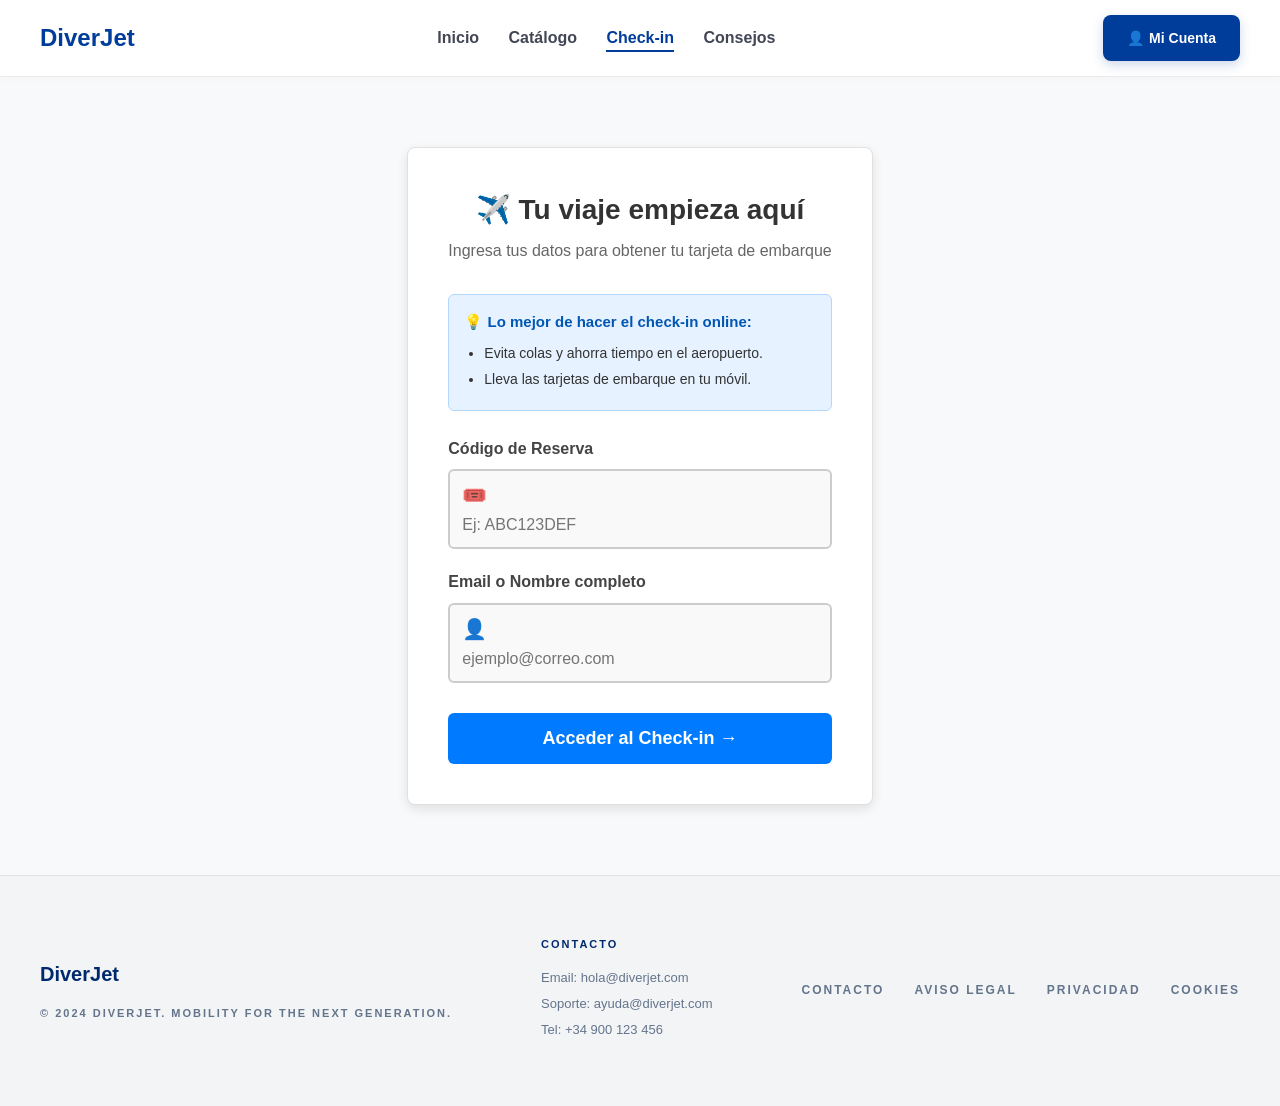
<file: checkin.html>
<!DOCTYPE html>
<html lang="es">

<head>
    <meta charset="utf-8">
    <title>Check-in | DiverJet</title>
    <link rel="stylesheet" href="css/estilo.css">
    <link rel="stylesheet" href="css/checkin.css">
</head>

<body>
    <div class="cima">
        <h2>DiverJet</h2>
        <div class="enlaces">
            <a href="index.html">Inicio</a>
            <a href="ofertas.html">Catálogo</a>
            <a href="checkin.html" class="activo">Check-in</a>
            <a href="consejos.html">Consejos</a>
        </div>
        <a href="login.html" class="boton-azul boton-cuenta"><span aria-hidden="true">👤</span> Mi Cuenta</a>
    </div>

    <div class="checkin-wrapper">
        <div class="checkin-card">
            <div class="checkin-header">
                <h2>✈️ Tu viaje empieza aquí</h2>
                <p>Ingresa tus datos para obtener tu tarjeta de embarque</p>
            </div>
            
            <div class="checkin-info">
                <strong>💡 Lo mejor de hacer el check-in online:</strong>
                <ul>
                    <li>Evita colas y ahorra tiempo en el aeropuerto.</li>
                    <li>Lleva las tarjetas de embarque en tu móvil.</li>
                </ul>
            </div>
            
            <form action="#" class="checkin-form">
                <div class="checkin-input-group">
                    <label>Código de Reserva</label>
                    <div class="input-icon-wrapper">
                        <span class="icon">🎟️</span>
                        <input type="text" placeholder="Ej: ABC123DEF" required>
                    </div>
                </div>
                
                <div class="checkin-input-group">
                    <label>Email o Nombre completo</label>
                    <div class="input-icon-wrapper">
                        <span class="icon">👤</span>
                        <input type="text" placeholder="ejemplo@correo.com" required>
                    </div>
                </div>

                <button type="submit" class="checkin-btn-submit">
                    <span>Acceder al Check-in</span>
                    <span class="btn-arrow">→</span>
                </button>
            </form>
        </div>
    </div>

    <div class="pie-nuevo">
        <div class="pie-nuevo-contenedor">
            <div class="pie-nuevo-marca">
                <span class="pie-nuevo-logo">DiverJet</span>
                <p>© 2024 DiverJet. Mobility for the Next Generation.</p>
            </div>
            <div class="pie-nuevo-info">
                <h3>Contacto</h3>
                <p>Email: hola@diverjet.com</p>
                <p>Soporte: ayuda@diverjet.com</p>
                <p>Tel: +34 900 123 456</p>
            </div>
            <div class="pie-nuevo-enlaces">
                <a href="#">Contacto</a>
                <a href="#">Aviso Legal</a>
                <a href="#">Privacidad</a>
                <a href="#">Cookies</a>
            </div>
        </div>
    </div>
</body>

</html>
</file>
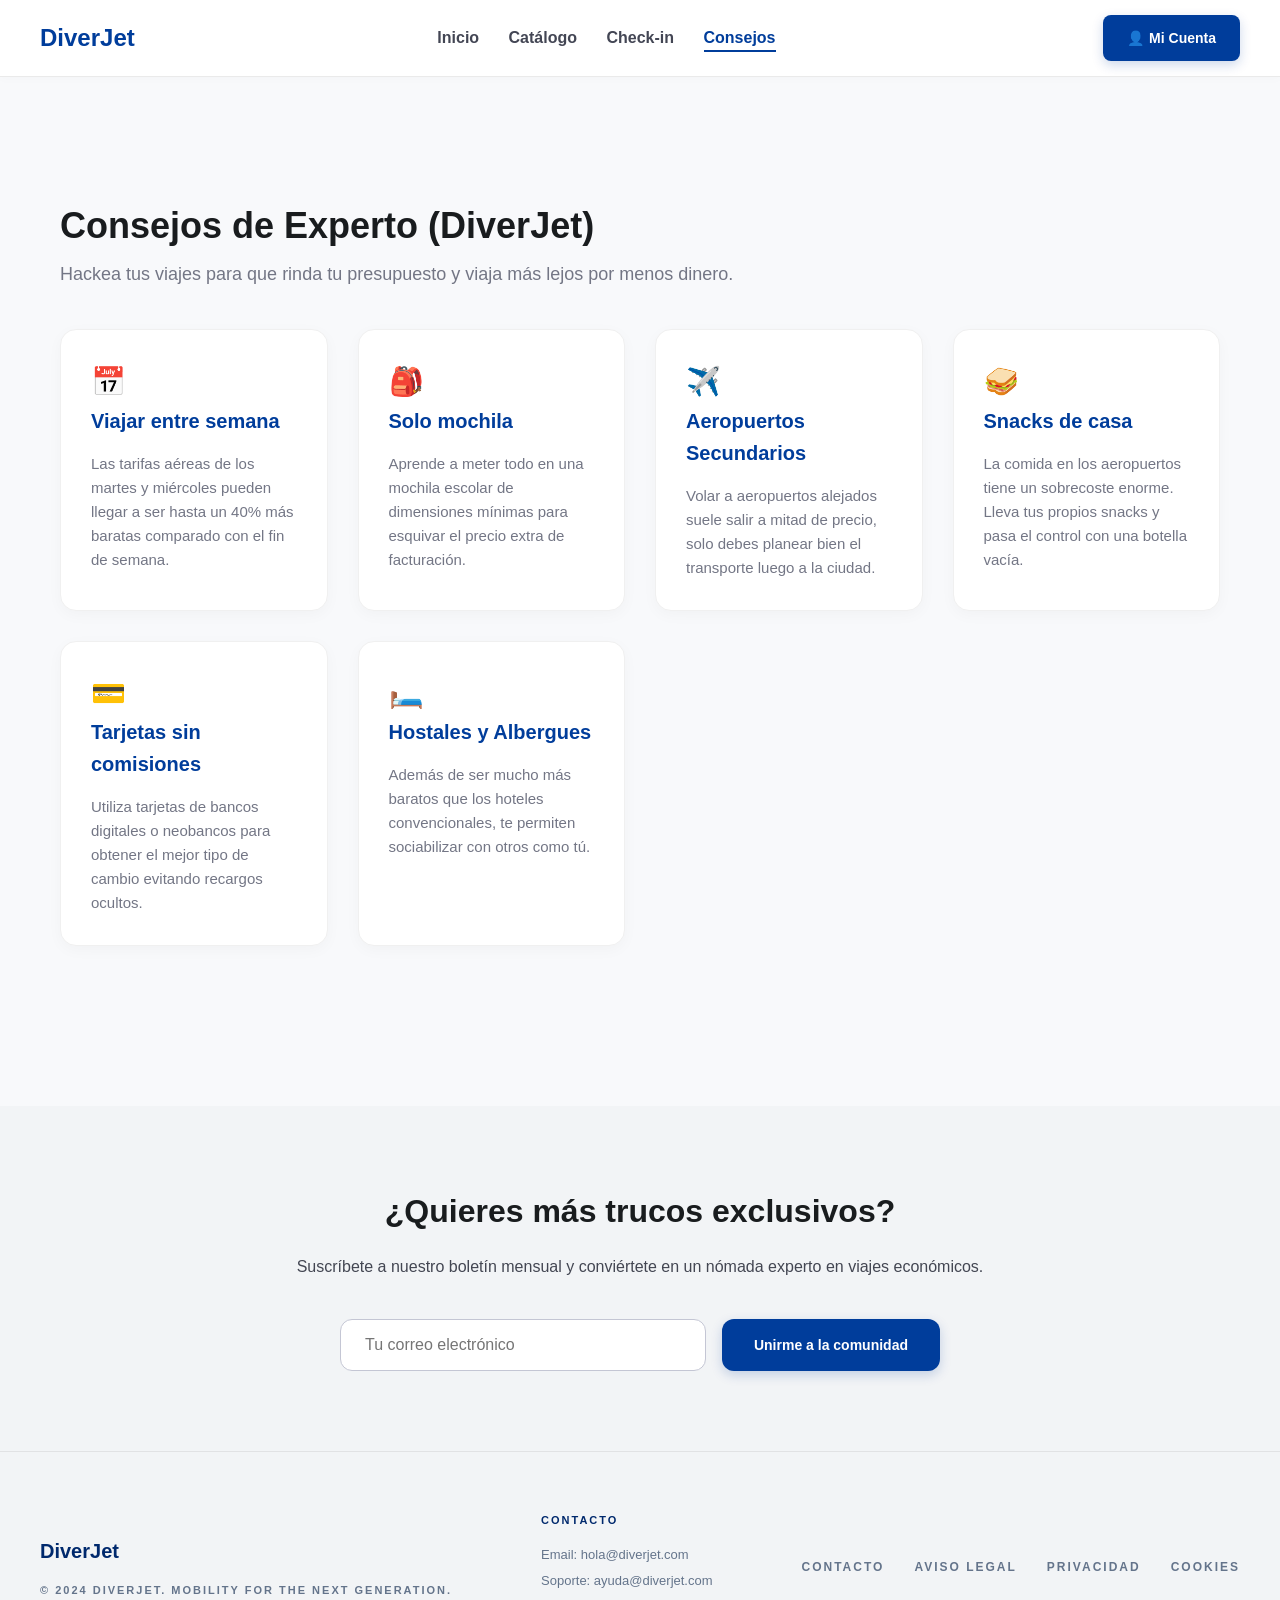
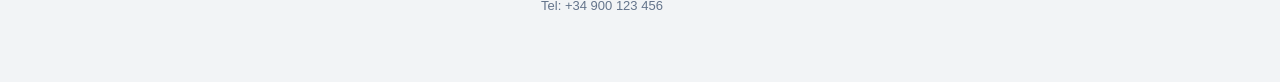
<file: consejos.html>
<!DOCTYPE html>
<html lang="es">

<head>
    <meta charset="utf-8">
    <title>Consejos de Experto | DiverJet</title>
    <link rel="stylesheet" href="css/estilo.css">
</head>

<body>
    <div class="cima">
        <h2>DiverJet</h2>
        <div class="enlaces">
            <a href="index.html">Inicio</a>
            <a href="ofertas.html">Catálogo</a>
            <a href="checkin.html">Check-in</a>
            <a href="consejos.html" class="activo">Consejos</a>
        </div>
        <a href="login.html" class="boton-azul boton-cuenta"><span aria-hidden="true">👤</span> Mi Cuenta</a>
    </div>

    <div class="principal">

        <h1 class="titulo-seccion mt-40">Consejos de Experto (DiverJet)</h1>
        <p class="subtitulo-seccion">Hackea tus viajes para que rinda tu presupuesto y viaja más lejos por menos dinero.
        </p>

        <div class="contenedor-cajas cuatro-columnas mt-40">
            <div class="caja-pequena">
                <span class="icono-grande" aria-hidden="true">📅</span>
                <h3>Viajar entre semana</h3>
                <p>Las tarifas aéreas de los martes y miércoles pueden llegar a ser hasta un 40% más baratas comparado
                    con el fin de semana.</p>
            </div>
            <div class="caja-pequena">
                <span class="icono-grande" aria-hidden="true">🎒</span>
                <h3>Solo mochila</h3>
                <p>Aprende a meter todo en una mochila escolar de dimensiones mínimas para esquivar el precio extra de
                    facturación.</p>
            </div>
            <div class="caja-pequena">
                <span class="icono-grande" aria-hidden="true">✈️</span>
                <h3>Aeropuertos Secundarios</h3>
                <p>Volar a aeropuertos alejados suele salir a mitad de precio, solo debes planear bien el transporte
                    luego a la ciudad.</p>
            </div>
            <div class="caja-pequena">
                <span class="icono-grande" aria-hidden="true">🥪</span>
                <h3>Snacks de casa</h3>
                <p>La comida en los aeropuertos tiene un sobrecoste enorme. Lleva tus propios snacks y pasa el control
                    con una botella vacía.</p>
            </div>
            <div class="caja-pequena">
                <span class="icono-grande" aria-hidden="true">💳</span>
                <h3>Tarjetas sin comisiones</h3>
                <p>Utiliza tarjetas de bancos digitales o neobancos para obtener el mejor tipo de cambio evitando
                    recargos ocultos.</p>
            </div>
            <div class="caja-pequena">
                <span class="icono-grande" aria-hidden="true">🛏️</span>
                <h3>Hostales y Albergues</h3>
                <p>Además de ser mucho más baratos que los hoteles convencionales, te permiten sociabilizar con otros
                    como tú.</p>
            </div>
        </div>

    </div>

    <div class="boletin">
        <div class="boletin-contenido">
            <h2>¿Quieres más trucos exclusivos?</h2>
            <p>Suscríbete a nuestro boletín mensual y conviértete en un nómada experto en viajes económicos.</p>
            <div class="boletin-form">
                <input type="email" placeholder="Tu correo electrónico">
                <button class="boton-azul">Unirme a la comunidad</button>
            </div>
        </div>
    </div>

    <div class="pie-nuevo">
        <div class="pie-nuevo-contenedor">
            <div class="pie-nuevo-marca">
                <span class="pie-nuevo-logo">DiverJet</span>
                <p>© 2024 DiverJet. Mobility for the Next Generation.</p>
            </div>
            <div class="pie-nuevo-info">
                <h3>Contacto</h3>
                <p>Email: hola@diverjet.com</p>
                <p>Soporte: ayuda@diverjet.com</p>
                <p>Tel: +34 900 123 456</p>
            </div>
            <div class="pie-nuevo-enlaces">
                <a href="#">Contacto</a>
                <a href="#">Aviso Legal</a>
                <a href="#">Privacidad</a>
                <a href="#">Cookies</a>
            </div>
        </div>
    </div>
</body>

</html>
</file>
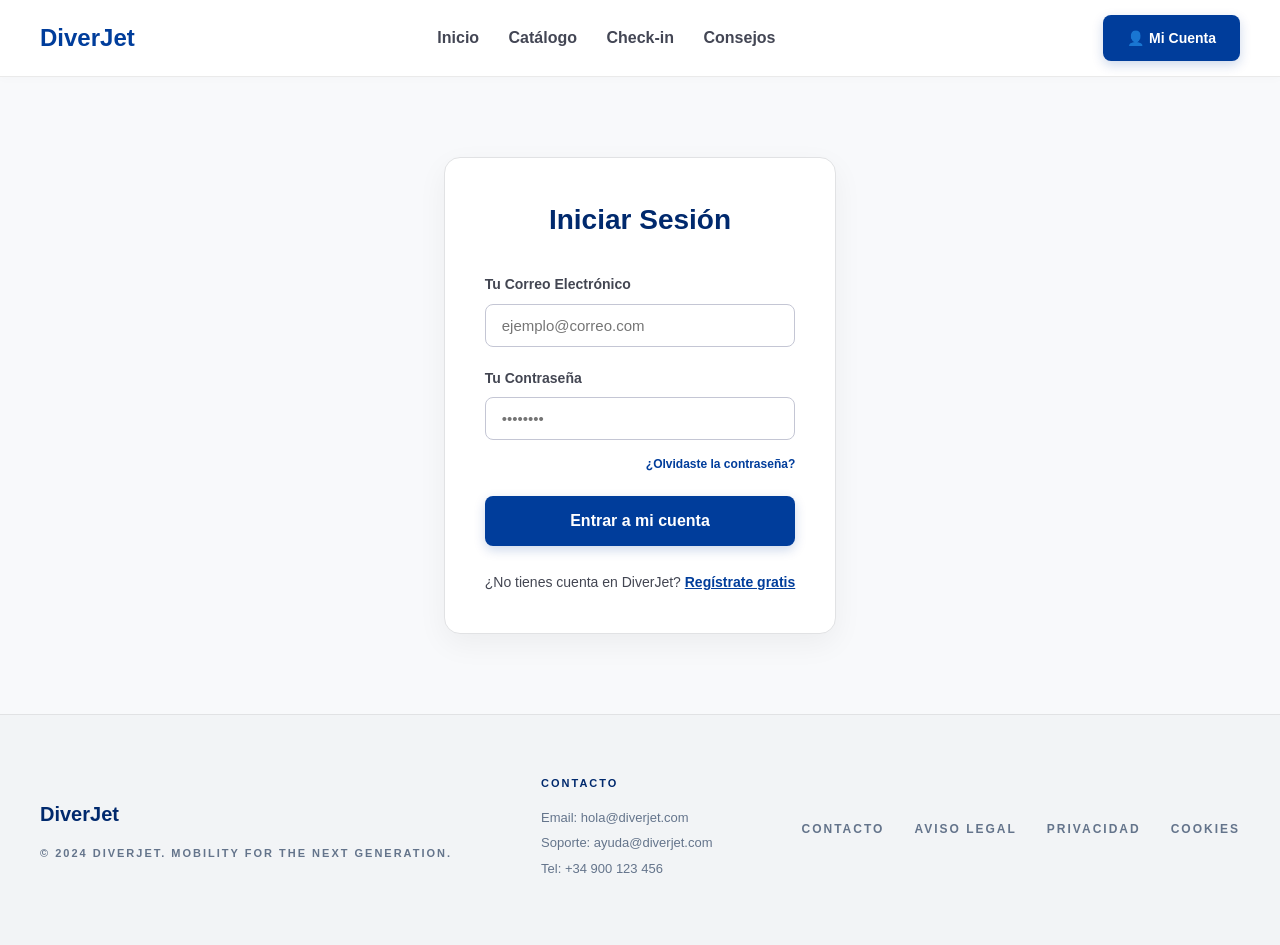
<file: login.html>
<!DOCTYPE html>
<html lang="es">

<head>
    <meta charset="utf-8">
    <title>Iniciar Sesión | DiverJet</title>
    <link rel="stylesheet" href="css/estilo.css">
</head>

<body>
    <div class="cima">
        <h2>DiverJet</h2>
        <div class="enlaces">
            <a href="index.html">Inicio</a>
            <a href="ofertas.html">Catálogo</a>
            <a href="checkin.html">Check-in</a> 
            <a href="consejos.html">Consejos</a>
        </div>
        <a href="login.html" class="boton-azul boton-cuenta"><span aria-hidden="true">👤</span> Mi Cuenta</a>
    </div>

    <div class="principal principal-estrecho">
        <div class="reserva-form">
            <h2 class="titulo-form">Iniciar Sesión</h2>
            <form action="#">
                <div class="formulario-grupo">
                    <label>Tu Correo Electrónico</label>
                    <input type="email" placeholder="ejemplo@correo.com" required>
                </div>
                <div class="formulario-grupo">
                    <label>Tu Contraseña</label>
                    <input type="password" placeholder="••••••••" required>
                </div>

                <p class="olvido-pass-contenedor">
                    <a href="#" class="link-olvido">¿Olvidaste la contraseña?</a>
                </p>

                <button type="submit" class="boton-azul boton-azul-ancho">Entrar a mi cuenta</button>

                <p class="texto-pie-form">
                    ¿No tienes cuenta en DiverJet? <a href="registro.html" class="link-destacado">Regístrate gratis</a>
                </p>
            </form>
        </div>
    </div>

    <div class="pie-nuevo">
        <div class="pie-nuevo-contenedor">
            <div class="pie-nuevo-marca">
                <span class="pie-nuevo-logo">DiverJet</span>
                <p>© 2024 DiverJet. Mobility for the Next Generation.</p>
            </div>
            <div class="pie-nuevo-info">
                <h3>Contacto</h3>
                <p>Email: hola@diverjet.com</p>
                <p>Soporte: ayuda@diverjet.com</p>
                <p>Tel: +34 900 123 456</p>
            </div>
            <div class="pie-nuevo-enlaces">
                <a href="#">Contacto</a>
                <a href="#">Aviso Legal</a>
                <a href="#">Privacidad</a>
                <a href="#">Cookies</a>
            </div>
        </div>
    </div>
</body>

</html>
</file>
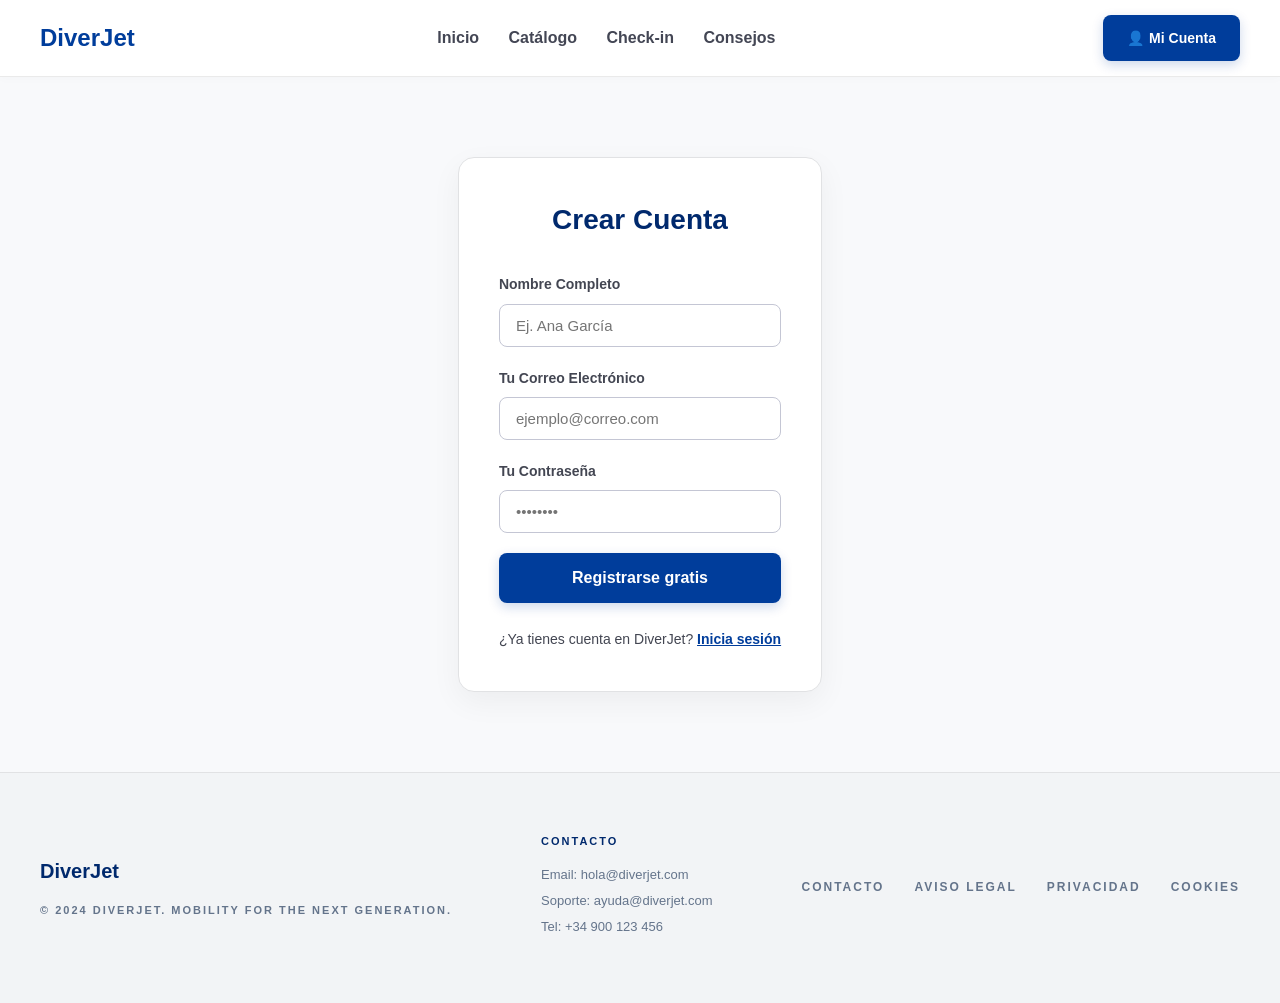
<file: registro.html>
<!DOCTYPE html>
<html lang="es">

<head>
    <meta charset="utf-8">
    <title>Registro | DiverJet</title>
    <link rel="stylesheet" href="css/estilo.css">
</head>

<body>

    <div class="cima">
        <h2>DiverJet</h2>
        <div class="enlaces">
            <a href="index.html">Inicio</a>
            <a href="ofertas.html">Catálogo</a>
            <a href="checkin.html">Check-in</a>
            <a href="consejos.html">Consejos</a>
        </div>
        <a href="login.html" class="boton-azul boton-cuenta"><span aria-hidden="true">👤</span> Mi Cuenta</a>
    </div>

    <div class="principal principal-estrecho">
        <div class="reserva-form">
            <h2 class="titulo-form">Crear Cuenta</h2>
            <form action="#">
                <div class="formulario-grupo">
                    <label>Nombre Completo</label>
                    <input id="reg-nombre" type="text" placeholder="Ej. Ana García" required>
                </div>
                <div class="formulario-grupo">
                    <label>Tu Correo Electrónico</label>
                    <input type="email" placeholder="ejemplo@correo.com" required>
                </div>
                <div class="formulario-grupo">
                    <label>Tu Contraseña</label>
                    <input type="password" placeholder="••••••••" required>
                </div>

                <button type="submit" class="boton-azul boton-azul-ancho">Registrarse gratis</button>

                <p class="texto-pie-form">
                    ¿Ya tienes cuenta en DiverJet? <a href="login.html" class="link-destacado">Inicia sesión</a>
                </p>
            </form>
        </div>
    </div>

    <div class="pie-nuevo">
        <div class="pie-nuevo-contenedor">
            <div class="pie-nuevo-marca">
                <span class="pie-nuevo-logo">DiverJet</span>
                <p>© 2024 DiverJet. Mobility for the Next Generation.</p>
            </div>
            <div class="pie-nuevo-info">
                <h3>Contacto</h3>
                <p>Email: hola@diverjet.com</p>
                <p>Soporte: ayuda@diverjet.com</p>
                <p>Tel: +34 900 123 456</p>
            </div>
            <div class="pie-nuevo-enlaces">
                <a href="#">Contacto</a>
                <a href="#">Aviso Legal</a>
                <a href="#">Privacidad</a>
                <a href="#">Cookies</a>
            </div>
        </div>
    </div>

</body>

</html>
</file>
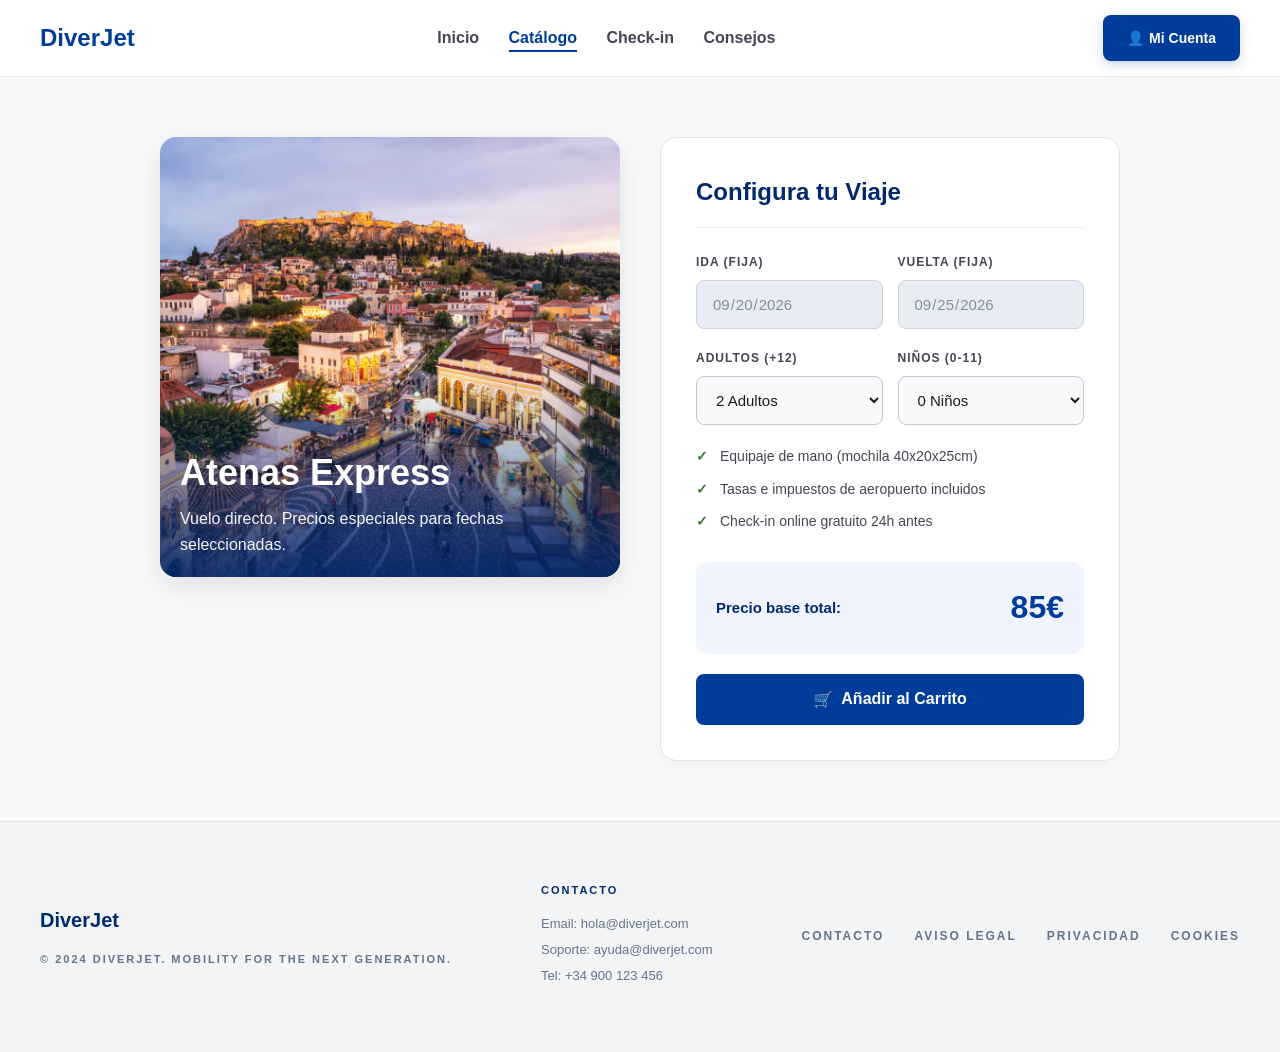
<file: viajes/atenas.html>
<!DOCTYPE html>
<html lang="es">

<head>
    <meta charset="utf-8">
    <title>Reserva Atenas Express | DiverJet</title>
    <link rel="stylesheet" href="../css/estilo.css">
    <link rel="stylesheet" href="../css/catalogo.css">
</head>

<body>
    <div class="cima">
        <h2>DiverJet</h2>
        <div class="enlaces">
            <a href="../index.html">Inicio</a>
            <a href="../ofertas.html" class="activo">Catálogo</a>
            <a href="../checkin.html">Check-in</a>
            <a href="../consejos.html">Consejos</a>
        </div>
        <a href="../login.html" class="boton-azul boton-cuenta"><span aria-hidden="true">👤</span> Mi Cuenta</a>
    </div>

    <div class="reserva-viaje-contenedor">
        <div class="reserva-imagen-box">
            <img src="../fotos/Atenas.jpg" alt="Atenas Express">
            <div class="reserva-destino-tit">
                <h1>Atenas Express</h1>
                <p>Vuelo directo. Precios especiales para fechas seleccionadas.</p>
            </div>
        </div>

        <div class="reserva-form-box">
            <h2>Configura tu Viaje</h2>
            <form action="../perfil.html">
                <div class="form-fila">
                    <div>
                        <label class="r-label">Ida (Fija)</label>
                        <input type="date" class="r-input" value="2026-09-20" readonly>
                    </div>
                    <div>
                        <label class="r-label">Vuelta (Fija)</label>
                        <input type="date" class="r-input" value="2026-09-25" readonly>
                    </div>
                </div>

                <div class="form-fila">
                    <div>
                        <label class="r-label">Adultos (+12)</label>
                        <select class="r-select">
                            <option value="1">1 Adulto</option>
                            <option value="2" selected>2 Adultos</option>
                            <option value="3">3 Adultos</option>
                            <option value="4">4+ Adultos</option>
                        </select>
                    </div>
                    <div>
                        <label class="r-label">Niños (0-11)</label>
                        <select class="r-select">
                            <option value="0">0 Niños</option>
                            <option value="1">1 Niño</option>
                            <option value="2">2 Niños</option>
                        </select>
                    </div>
                </div>

                <ul class="incluye-lista">
                    <li>Equipaje de mano (mochila 40x20x25cm)</li>
                    <li>Tasas e impuestos de aeropuerto incluidos</li>
                    <li>Check-in online gratuito 24h antes</li>
                </ul>

                <div class="precio-total-box">
                    <span class="precio-tit">Precio base total:</span>
                    <span class="precio-val">85€</span>
                </div>

                <button type="submit" class="btn-reservar"><span aria-hidden="true">🛒</span> Añadir al Carrito</button>
            </form>
        </div>
    </div>
    <div class="pie-nuevo">
        <div class="pie-nuevo-contenedor">
            <div class="pie-nuevo-marca">
                <span class="pie-nuevo-logo">DiverJet</span>
                <p>© 2024 DiverJet. Mobility for the Next Generation.</p>
            </div>
            <div class="pie-nuevo-info">
                <h3>Contacto</h3>
                <p>Email: hola@diverjet.com</p>
                <p>Soporte: ayuda@diverjet.com</p>
                <p>Tel: +34 900 123 456</p>
            </div>
            <div class="pie-nuevo-enlaces">
                <a href="#">Contacto</a>
                <a href="#">Aviso Legal</a>
                <a href="#">Privacidad</a>
                <a href="#">Cookies</a>
            </div>
        </div>
    </div>
</body>

</html>
</file>
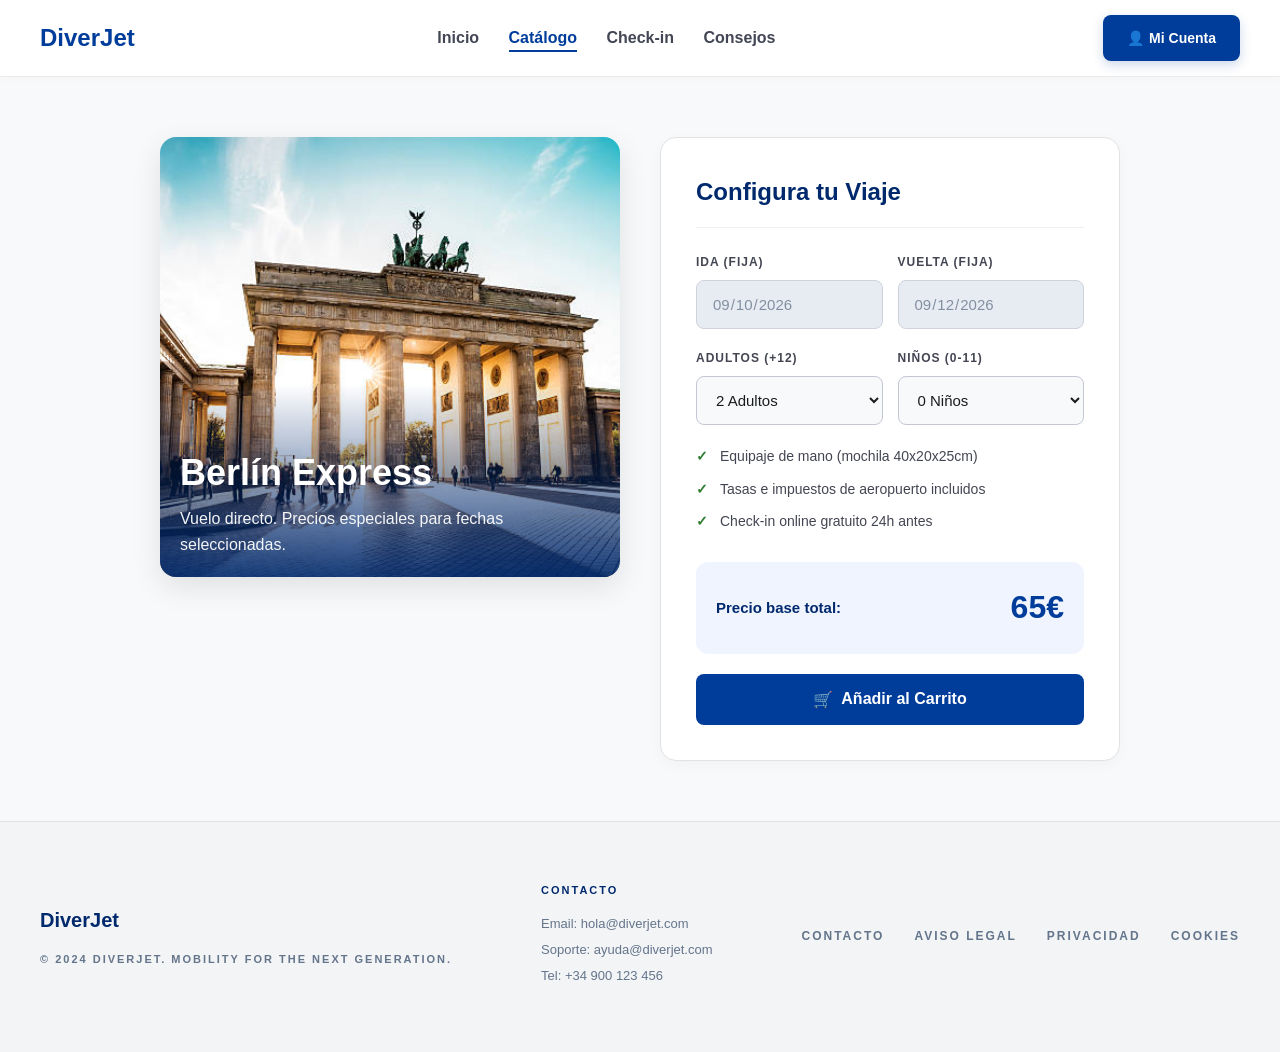
<file: viajes/berlin.html>
<!DOCTYPE html>
<html lang="es">

<head>
    <meta charset="utf-8">
    <title>Reserva Berlín Express | DiverJet</title>
    <link rel="stylesheet" href="../css/estilo.css">
    <link rel="stylesheet" href="../css/catalogo.css">
</head>

<body>
    <div class="cima">
        <h2>DiverJet</h2>
        <div class="enlaces">
            <a href="../index.html">Inicio</a>
            <a href="../ofertas.html" class="activo">Catálogo</a>
            <a href="../checkin.html">Check-in</a>
            <a href="../consejos.html">Consejos</a>
        </div>
        <a href="../login.html" class="boton-azul boton-cuenta"><span aria-hidden="true">👤</span> Mi Cuenta</a>
    </div>

    <div class="reserva-viaje-contenedor">
        <div class="reserva-imagen-box">
            <img src="../fotos/berlin.jpg" alt="Berlín Express">
            <div class="reserva-destino-tit">
                <h1>Berlín Express</h1>
                <p>Vuelo directo. Precios especiales para fechas seleccionadas.</p>
            </div>
        </div>

        <div class="reserva-form-box">
            <h2>Configura tu Viaje</h2>
            <form action="../perfil.html">
                <div class="form-fila">
                    <div>
                        <label class="r-label">Ida (Fija)</label>
                        <input type="date" class="r-input" value="2026-09-10" readonly>
                    </div>
                    <div>
                        <label class="r-label">Vuelta (Fija)</label>
                        <input type="date" class="r-input" value="2026-09-12" readonly>
                    </div>
                </div>

                <div class="form-fila">
                    <div>
                        <label class="r-label">Adultos (+12)</label>
                        <select class="r-select">
                            <option value="1">1 Adulto</option>
                            <option value="2" selected>2 Adultos</option>
                            <option value="3">3 Adultos</option>
                            <option value="4">4+ Adultos</option>
                        </select>
                    </div>
                    <div>
                        <label class="r-label">Niños (0-11)</label>
                        <select class="r-select">
                            <option value="0">0 Niños</option>
                            <option value="1">1 Niño</option>
                            <option value="2">2 Niños</option>
                        </select>
                    </div>
                </div>

                <ul class="incluye-lista">
                    <li>Equipaje de mano (mochila 40x20x25cm)</li>
                    <li>Tasas e impuestos de aeropuerto incluidos</li>
                    <li>Check-in online gratuito 24h antes</li>
                </ul>

                <div class="precio-total-box">
                    <span class="precio-tit">Precio base total:</span>
                    <span class="precio-val">65€</span>
                </div>

                <button type="submit" class="btn-reservar"><span aria-hidden="true">🛒</span> Añadir al Carrito</button>
            </form>
        </div>
    </div>
    <div class="pie-nuevo">
        <div class="pie-nuevo-contenedor">
            <div class="pie-nuevo-marca">
                <span class="pie-nuevo-logo">DiverJet</span>
                <p>© 2024 DiverJet. Mobility for the Next Generation.</p>
            </div>
            <div class="pie-nuevo-info">
                <h3>Contacto</h3>
                <p>Email: hola@diverjet.com</p>
                <p>Soporte: ayuda@diverjet.com</p>
                <p>Tel: +34 900 123 456</p>
            </div>
            <div class="pie-nuevo-enlaces">
                <a href="#">Contacto</a>
                <a href="#">Aviso Legal</a>
                <a href="#">Privacidad</a>
                <a href="#">Cookies</a>
            </div>
        </div>
    </div>
</body>

</html>
</file>
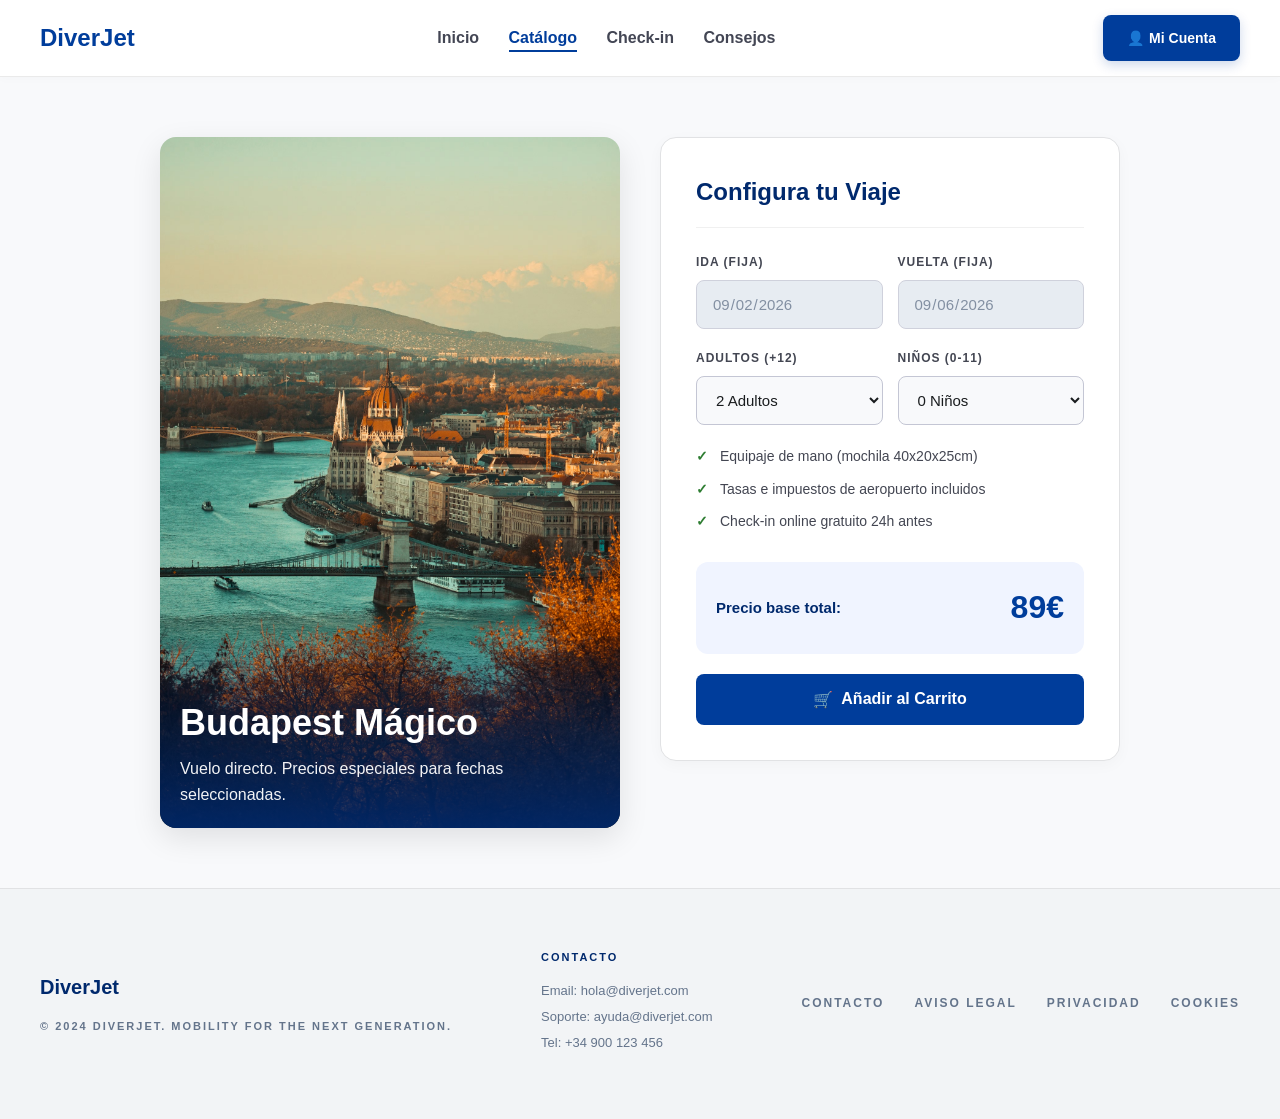
<file: viajes/budapest.html>
<!DOCTYPE html>
<html lang="es">

<head>
    <meta charset="utf-8">
    <title>Reserva Budapest Mágico | DiverJet</title>
    <link rel="stylesheet" href="../css/estilo.css">
    <link rel="stylesheet" href="../css/catalogo.css">
</head>

<body>
    <div class="cima">
        <h2>DiverJet</h2>
        <div class="enlaces">
            <a href="../index.html">Inicio</a>
            <a href="../ofertas.html" class="activo">Catálogo</a>
            <a href="../checkin.html">Check-in</a>
            <a href="../consejos.html">Consejos</a>
        </div>
        <a href="../login.html" class="boton-azul boton-cuenta"><span aria-hidden="true">👤</span> Mi Cuenta</a>
    </div>

    <div class="reserva-viaje-contenedor">
        <div class="reserva-imagen-box">
            <img src="../fotos/budapest.jpg" alt="Budapest Mágico">
            <div class="reserva-destino-tit">
                <h1>Budapest Mágico</h1>
                <p>Vuelo directo. Precios especiales para fechas seleccionadas.</p>
            </div>
        </div>

        <div class="reserva-form-box">
            <h2>Configura tu Viaje</h2>
            <form action="../perfil.html">
                <div class="form-fila">
                    <div>
                        <label class="r-label">Ida (Fija)</label>
                        <input type="date" class="r-input" value="2026-09-02" readonly>
                    </div>
                    <div>
                        <label class="r-label">Vuelta (Fija)</label>
                        <input type="date" class="r-input" value="2026-09-06" readonly>
                    </div>
                </div>

                <div class="form-fila">
                    <div>
                        <label class="r-label">Adultos (+12)</label>
                        <select class="r-select">
                            <option value="1">1 Adulto</option>
                            <option value="2" selected>2 Adultos</option>
                            <option value="3">3 Adultos</option>
                            <option value="4">4+ Adultos</option>
                        </select>
                    </div>
                    <div>
                        <label class="r-label">Niños (0-11)</label>
                        <select class="r-select">
                            <option value="0">0 Niños</option>
                            <option value="1">1 Niño</option>
                            <option value="2">2 Niños</option>
                        </select>
                    </div>
                </div>

                <ul class="incluye-lista">
                    <li>Equipaje de mano (mochila 40x20x25cm)</li>
                    <li>Tasas e impuestos de aeropuerto incluidos</li>
                    <li>Check-in online gratuito 24h antes</li>
                </ul>

                <div class="precio-total-box">
                    <span class="precio-tit">Precio base total:</span>
                    <span class="precio-val">89€</span>
                </div>

                <button type="submit" class="btn-reservar"><span aria-hidden="true">🛒</span> Añadir al Carrito</button>
            </form>
        </div>
    </div>
    <div class="pie-nuevo">
        <div class="pie-nuevo-contenedor">
            <div class="pie-nuevo-marca">
                <span class="pie-nuevo-logo">DiverJet</span>
                <p>© 2024 DiverJet. Mobility for the Next Generation.</p>
            </div>
            <div class="pie-nuevo-info">
                <h3>Contacto</h3>
                <p>Email: hola@diverjet.com</p>
                <p>Soporte: ayuda@diverjet.com</p>
                <p>Tel: +34 900 123 456</p>
            </div>
            <div class="pie-nuevo-enlaces">
                <a href="#">Contacto</a>
                <a href="#">Aviso Legal</a>
                <a href="#">Privacidad</a>
                <a href="#">Cookies</a>
            </div>
        </div>
    </div>
</body>

</html>
</file>
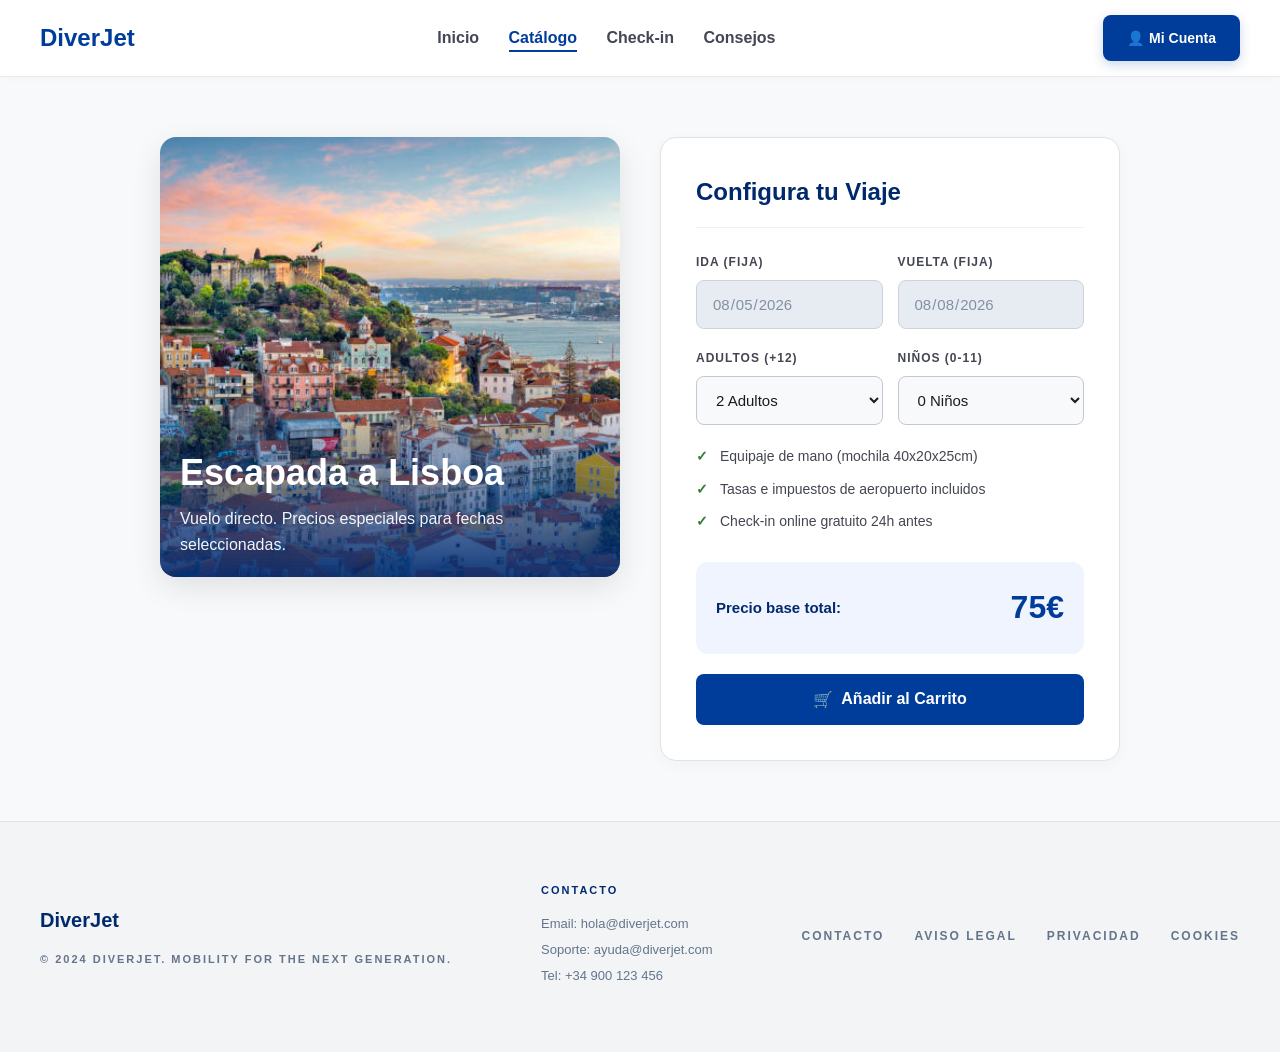
<file: viajes/lisboa.html>
<!DOCTYPE html>
<html lang="es">

<head>
    <meta charset="utf-8">
    <title>Reserva Escapada a Lisboa | DiverJet</title>
    <link rel="stylesheet" href="../css/estilo.css">
    <link rel="stylesheet" href="../css/catalogo.css">
</head>

<body>
    <div class="cima">
        <h2>DiverJet</h2>
        <div class="enlaces">
            <a href="../index.html">Inicio</a>
            <a href="../ofertas.html" class="activo">Catálogo</a>
            <a href="../checkin.html">Check-in</a>
            <a href="../consejos.html">Consejos</a>
        </div>
        <a href="../login.html" class="boton-azul boton-cuenta"><span aria-hidden="true">👤</span> Mi Cuenta</a>
    </div>

    <div class="reserva-viaje-contenedor">
        <div class="reserva-imagen-box">
            <img src="../fotos/lisboa.jpg" alt="Escapada a Lisboa">
            <div class="reserva-destino-tit">
                <h1>Escapada a Lisboa</h1>
                <p>Vuelo directo. Precios especiales para fechas seleccionadas.</p>
            </div>
        </div>

        <div class="reserva-form-box">
            <h2>Configura tu Viaje</h2>
            <form action="../perfil.html">
                <div class="form-fila">
                    <div>
                        <label class="r-label">Ida (Fija)</label>
                        <input type="date" class="r-input" value="2026-08-05" readonly>
                    </div>
                    <div>
                        <label class="r-label">Vuelta (Fija)</label>
                        <input type="date" class="r-input" value="2026-08-08" readonly>
                    </div>
                </div>

                <div class="form-fila">
                    <div>
                        <label class="r-label">Adultos (+12)</label>
                        <select class="r-select">
                            <option value="1">1 Adulto</option>
                            <option value="2" selected>2 Adultos</option>
                            <option value="3">3 Adultos</option>
                            <option value="4">4+ Adultos</option>
                        </select>
                    </div>
                    <div>
                        <label class="r-label">Niños (0-11)</label>
                        <select class="r-select">
                            <option value="0">0 Niños</option>
                            <option value="1">1 Niño</option>
                            <option value="2">2 Niños</option>
                        </select>
                    </div>
                </div>

                <ul class="incluye-lista">
                    <li>Equipaje de mano (mochila 40x20x25cm)</li>
                    <li>Tasas e impuestos de aeropuerto incluidos</li>
                    <li>Check-in online gratuito 24h antes</li>
                </ul>

                <div class="precio-total-box">
                    <span class="precio-tit">Precio base total:</span>
                    <span class="precio-val">75€</span>
                </div>

                <button type="submit" class="btn-reservar"><span aria-hidden="true">🛒</span> Añadir al Carrito</button>
            </form>
        </div>
    </div>
    <div class="pie-nuevo">
        <div class="pie-nuevo-contenedor">
            <div class="pie-nuevo-marca">
                <span class="pie-nuevo-logo">DiverJet</span>
                <p>© 2024 DiverJet. Mobility for the Next Generation.</p>
            </div>
            <div class="pie-nuevo-info">
                <h3>Contacto</h3>
                <p>Email: hola@diverjet.com</p>
                <p>Soporte: ayuda@diverjet.com</p>
                <p>Tel: +34 900 123 456</p>
            </div>
            <div class="pie-nuevo-enlaces">
                <a href="#">Contacto</a>
                <a href="#">Aviso Legal</a>
                <a href="#">Privacidad</a>
                <a href="#">Cookies</a>
            </div>
        </div>
    </div>
</body>

</html>
</file>
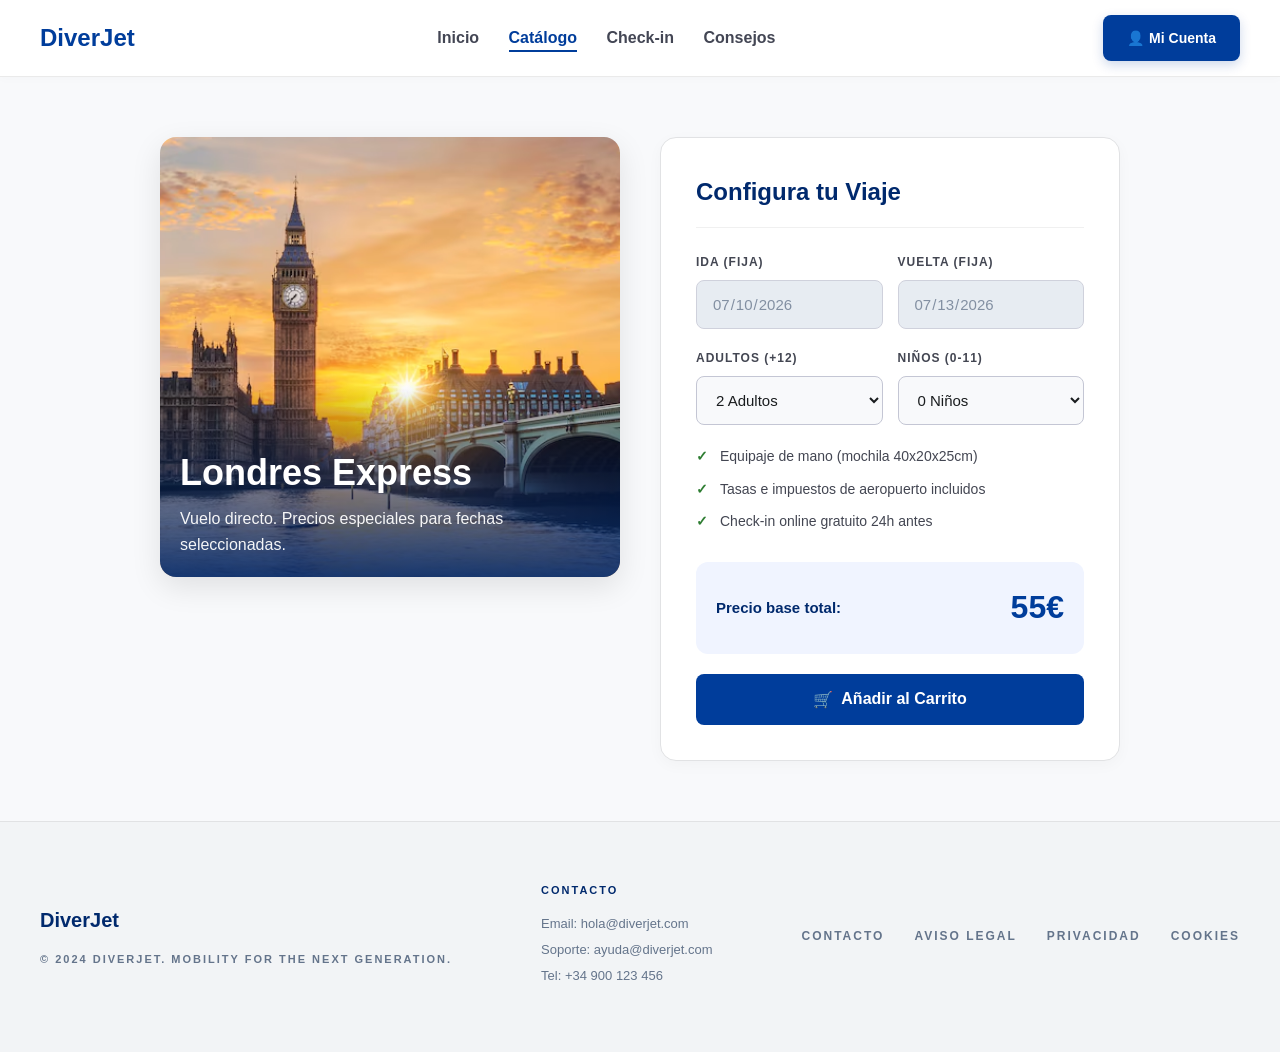
<file: viajes/londres.html>
<!DOCTYPE html>
<html lang="es">

<head>
    <meta charset="utf-8">
    <title>Reserva Londres Express | DiverJet</title>
    <link rel="stylesheet" href="../css/estilo.css">
    <link rel="stylesheet" href="../css/catalogo.css">
</head>

<body>
    <div class="cima">
        <h2>DiverJet</h2>
        <div class="enlaces">
            <a href="../index.html">Inicio</a>
            <a href="../ofertas.html" class="activo">Catálogo</a>
            <a href="../checkin.html">Check-in</a>
            <a href="../consejos.html">Consejos</a>
        </div>
        <a href="../login.html" class="boton-azul boton-cuenta"><span aria-hidden="true">👤</span> Mi Cuenta</a>
    </div>

    <div class="reserva-viaje-contenedor">
        <div class="reserva-imagen-box">
            <img src="../fotos/londres.jpg" alt="Londres Express">
            <div class="reserva-destino-tit">
                <h1>Londres Express</h1>
                <p>Vuelo directo. Precios especiales para fechas seleccionadas.</p>
            </div>
        </div>

        <div class="reserva-form-box">
            <h2>Configura tu Viaje</h2>
            <form action="../perfil.html">
                <div class="form-fila">
                    <div>
                        <label class="r-label">Ida (Fija)</label>
                        <input type="date" class="r-input" value="2026-07-10" readonly>
                    </div>
                    <div>
                        <label class="r-label">Vuelta (Fija)</label>
                        <input type="date" class="r-input" value="2026-07-13" readonly>
                    </div>
                </div>

                <div class="form-fila">
                    <div>
                        <label class="r-label">Adultos (+12)</label>
                        <select class="r-select">
                            <option value="1">1 Adulto</option>
                            <option value="2" selected>2 Adultos</option>
                            <option value="3">3 Adultos</option>
                            <option value="4">4+ Adultos</option>
                        </select>
                    </div>
                    <div>
                        <label class="r-label">Niños (0-11)</label>
                        <select class="r-select">
                            <option value="0">0 Niños</option>
                            <option value="1">1 Niño</option>
                            <option value="2">2 Niños</option>
                        </select>
                    </div>
                </div>

                <ul class="incluye-lista">
                    <li>Equipaje de mano (mochila 40x20x25cm)</li>
                    <li>Tasas e impuestos de aeropuerto incluidos</li>
                    <li>Check-in online gratuito 24h antes</li>
                </ul>

                <div class="precio-total-box">
                    <span class="precio-tit">Precio base total:</span>
                    <span class="precio-val">55€</span>
                </div>

                <button type="submit" class="btn-reservar"><span aria-hidden="true">🛒</span> Añadir al Carrito</button>
            </form>
        </div>
    </div>
    <div class="pie-nuevo">
        <div class="pie-nuevo-contenedor">
            <div class="pie-nuevo-marca">
                <span class="pie-nuevo-logo">DiverJet</span>
                <p>© 2024 DiverJet. Mobility for the Next Generation.</p>
            </div>
            <div class="pie-nuevo-info">
                <h3>Contacto</h3>
                <p>Email: hola@diverjet.com</p>
                <p>Soporte: ayuda@diverjet.com</p>
                <p>Tel: +34 900 123 456</p>
            </div>
            <div class="pie-nuevo-enlaces">
                <a href="#">Contacto</a>
                <a href="#">Aviso Legal</a>
                <a href="#">Privacidad</a>
                <a href="#">Cookies</a>
            </div>
        </div>
    </div>
</body>

</html>
</file>
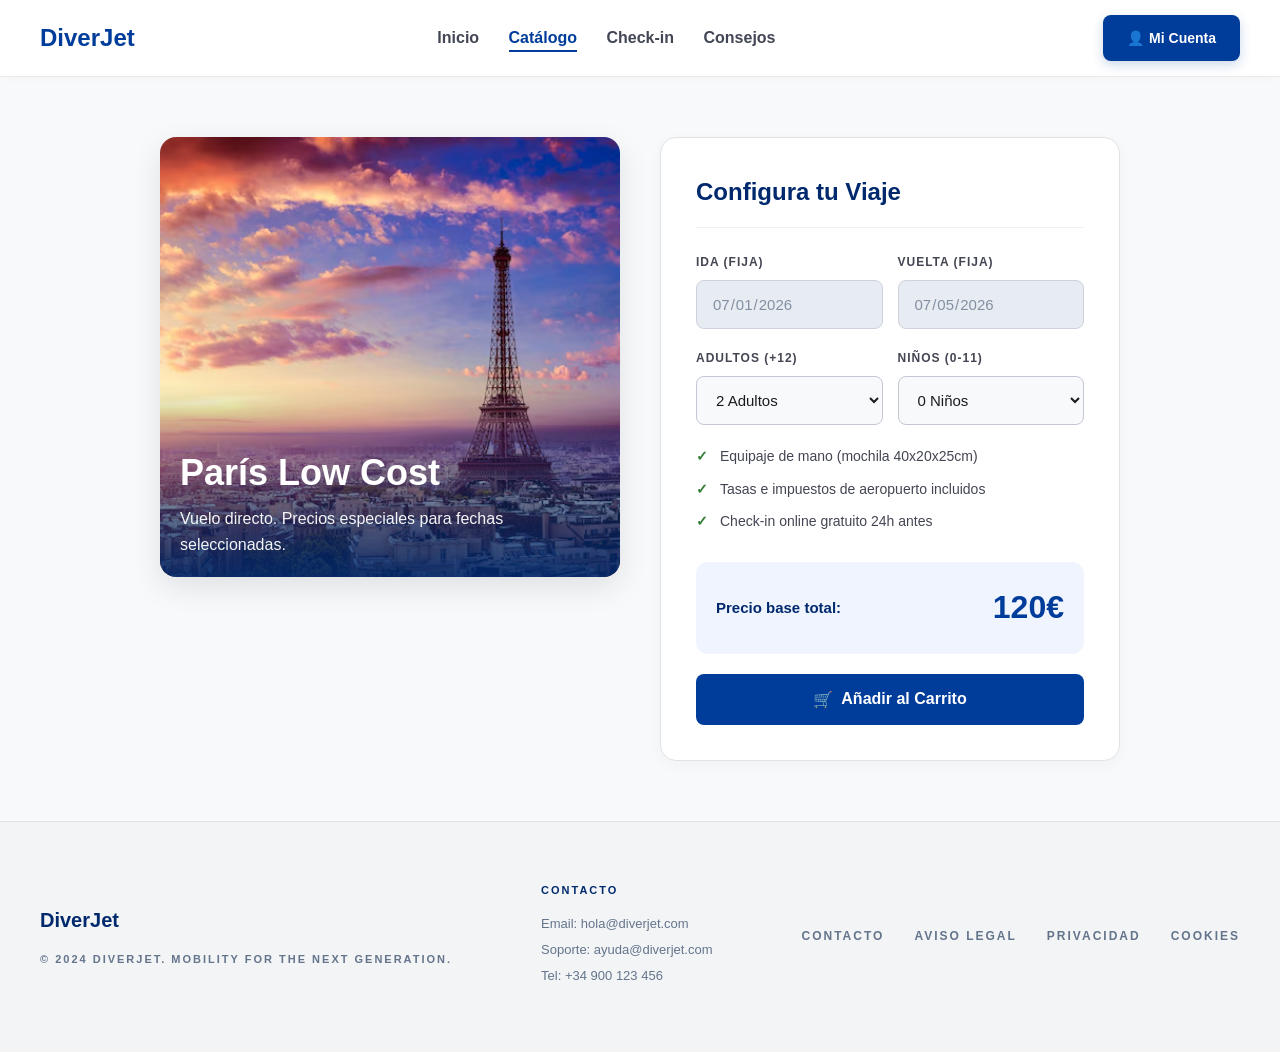
<file: viajes/paris.html>
<!DOCTYPE html>
<html lang="es">

<head>
    <meta charset="utf-8">
    <title>Reserva París Low Cost | DiverJet</title>
    <link rel="stylesheet" href="../css/estilo.css">
    <link rel="stylesheet" href="../css/catalogo.css">
</head>

<body>
    <div class="cima">
        <h2>DiverJet</h2>
        <div class="enlaces">
            <a href="../index.html">Inicio</a>
            <a href="../ofertas.html" class="activo">Catálogo</a>
            <a href="../checkin.html">Check-in</a>
            <a href="../consejos.html">Consejos</a>
        </div>
        <a href="../login.html" class="boton-azul boton-cuenta"><span aria-hidden="true">👤</span> Mi Cuenta</a>
    </div>

    <div class="reserva-viaje-contenedor">
        <div class="reserva-imagen-box">
            <img src="../fotos/paris.jpg" alt="París Low Cost">
            <div class="reserva-destino-tit">
                <h1>París Low Cost</h1>
                <p>Vuelo directo. Precios especiales para fechas seleccionadas.</p>
            </div>
        </div>

        <div class="reserva-form-box">
            <h2>Configura tu Viaje</h2>
            <form action="../perfil.html">
                <div class="form-fila">
                    <div>
                        <label class="r-label">Ida (Fija)</label>
                        <input type="date" class="r-input" value="2026-07-01" readonly>
                    </div>
                    <div>
                        <label class="r-label">Vuelta (Fija)</label>
                        <input type="date" class="r-input" value="2026-07-05" readonly>
                    </div>
                </div>

                <div class="form-fila">
                    <div>
                        <label class="r-label">Adultos (+12)</label>
                        <select class="r-select">
                            <option value="1">1 Adulto</option>
                            <option value="2" selected>2 Adultos</option>
                            <option value="3">3 Adultos</option>
                            <option value="4">4+ Adultos</option>
                        </select>
                    </div>
                    <div>
                        <label class="r-label">Niños (0-11)</label>
                        <select class="r-select">
                            <option value="0">0 Niños</option>
                            <option value="1">1 Niño</option>
                            <option value="2">2 Niños</option>
                        </select>
                    </div>
                </div>

                <ul class="incluye-lista">
                    <li>Equipaje de mano (mochila 40x20x25cm)</li>
                    <li>Tasas e impuestos de aeropuerto incluidos</li>
                    <li>Check-in online gratuito 24h antes</li>
                </ul>

                <div class="precio-total-box">
                    <span class="precio-tit">Precio base total:</span>
                    <span class="precio-val">120€</span>
                </div>

                <button type="submit" class="btn-reservar"><span aria-hidden="true">🛒</span> Añadir al Carrito</button>
            </form>
        </div>
    </div>
    <div class="pie-nuevo">
        <div class="pie-nuevo-contenedor">
            <div class="pie-nuevo-marca">
                <span class="pie-nuevo-logo">DiverJet</span>
                <p>© 2024 DiverJet. Mobility for the Next Generation.</p>
            </div>
            <div class="pie-nuevo-info">
                <h3>Contacto</h3>
                <p>Email: hola@diverjet.com</p>
                <p>Soporte: ayuda@diverjet.com</p>
                <p>Tel: +34 900 123 456</p>
            </div>
            <div class="pie-nuevo-enlaces">
                <a href="#">Contacto</a>
                <a href="#">Aviso Legal</a>
                <a href="#">Privacidad</a>
                <a href="#">Cookies</a>
            </div>
        </div>
    </div>
</body>

</html>
</file>
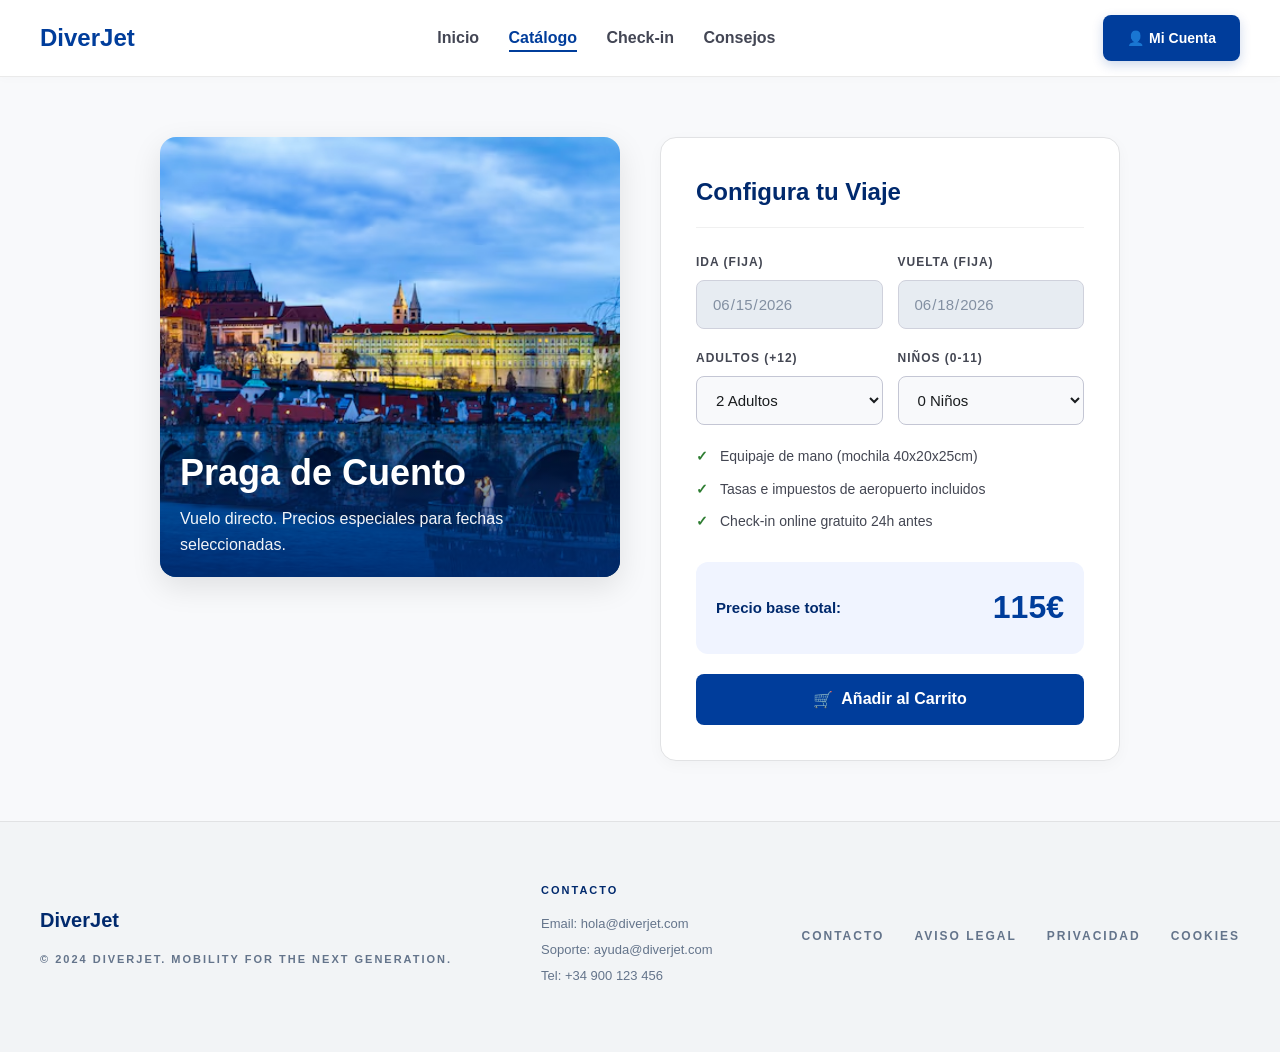
<file: viajes/praga.html>
<!DOCTYPE html>
<html lang="es">

<head>
    <meta charset="utf-8">
    <title>Reserva Praga de Cuento | DiverJet</title>
    <link rel="stylesheet" href="../css/estilo.css">
    <link rel="stylesheet" href="../css/catalogo.css">
</head>

<body>
    <div class="cima">
        <h2>DiverJet</h2>
        <div class="enlaces">
            <a href="../index.html">Inicio</a>
            <a href="../ofertas.html" class="activo">Catálogo</a>
            <a href="../checkin.html">Check-in</a>
            <a href="../consejos.html">Consejos</a>
        </div>
        <a href="../login.html" class="boton-azul boton-cuenta"><span aria-hidden="true">👤</span> Mi Cuenta</a>
    </div>

    <div class="reserva-viaje-contenedor">
        <div class="reserva-imagen-box">
            <img src="../fotos/praga.jpg" alt="Praga de Cuento">
            <div class="reserva-destino-tit">
                <h1>Praga de Cuento</h1>
                <p>Vuelo directo. Precios especiales para fechas seleccionadas.</p>
            </div>
        </div>

        <div class="reserva-form-box">
            <h2>Configura tu Viaje</h2>
            <form action="../perfil.html">
                <div class="form-fila">
                    <div>
                        <label class="r-label">Ida (Fija)</label>
                        <input type="date" class="r-input" value="2026-06-15" readonly>
                    </div>
                    <div>
                        <label class="r-label">Vuelta (Fija)</label>
                        <input type="date" class="r-input" value="2026-06-18" readonly>
                    </div>
                </div>

                <div class="form-fila">
                    <div>
                        <label class="r-label">Adultos (+12)</label>
                        <select class="r-select">
                            <option value="1">1 Adulto</option>
                            <option value="2" selected>2 Adultos</option>
                            <option value="3">3 Adultos</option>
                            <option value="4">4+ Adultos</option>
                        </select>
                    </div>
                    <div>
                        <label class="r-label">Niños (0-11)</label>
                        <select class="r-select">
                            <option value="0">0 Niños</option>
                            <option value="1">1 Niño</option>
                            <option value="2">2 Niños</option>
                        </select>
                    </div>
                </div>

                <ul class="incluye-lista">
                    <li>Equipaje de mano (mochila 40x20x25cm)</li>
                    <li>Tasas e impuestos de aeropuerto incluidos</li>
                    <li>Check-in online gratuito 24h antes</li>
                </ul>

                <div class="precio-total-box">
                    <span class="precio-tit">Precio base total:</span>
                    <span class="precio-val">115€</span>
                </div>

                <button type="submit" class="btn-reservar"><span aria-hidden="true">🛒</span> Añadir al Carrito</button>
            </form>
        </div>
    </div>
    <div class="pie-nuevo">
        <div class="pie-nuevo-contenedor">
            <div class="pie-nuevo-marca">
                <span class="pie-nuevo-logo">DiverJet</span>
                <p>© 2024 DiverJet. Mobility for the Next Generation.</p>
            </div>
            <div class="pie-nuevo-info">
                <h3>Contacto</h3>
                <p>Email: hola@diverjet.com</p>
                <p>Soporte: ayuda@diverjet.com</p>
                <p>Tel: +34 900 123 456</p>
            </div>
            <div class="pie-nuevo-enlaces">
                <a href="#">Contacto</a>
                <a href="#">Aviso Legal</a>
                <a href="#">Privacidad</a>
                <a href="#">Cookies</a>
            </div>
        </div>
    </div>
</body>

</html>
</file>
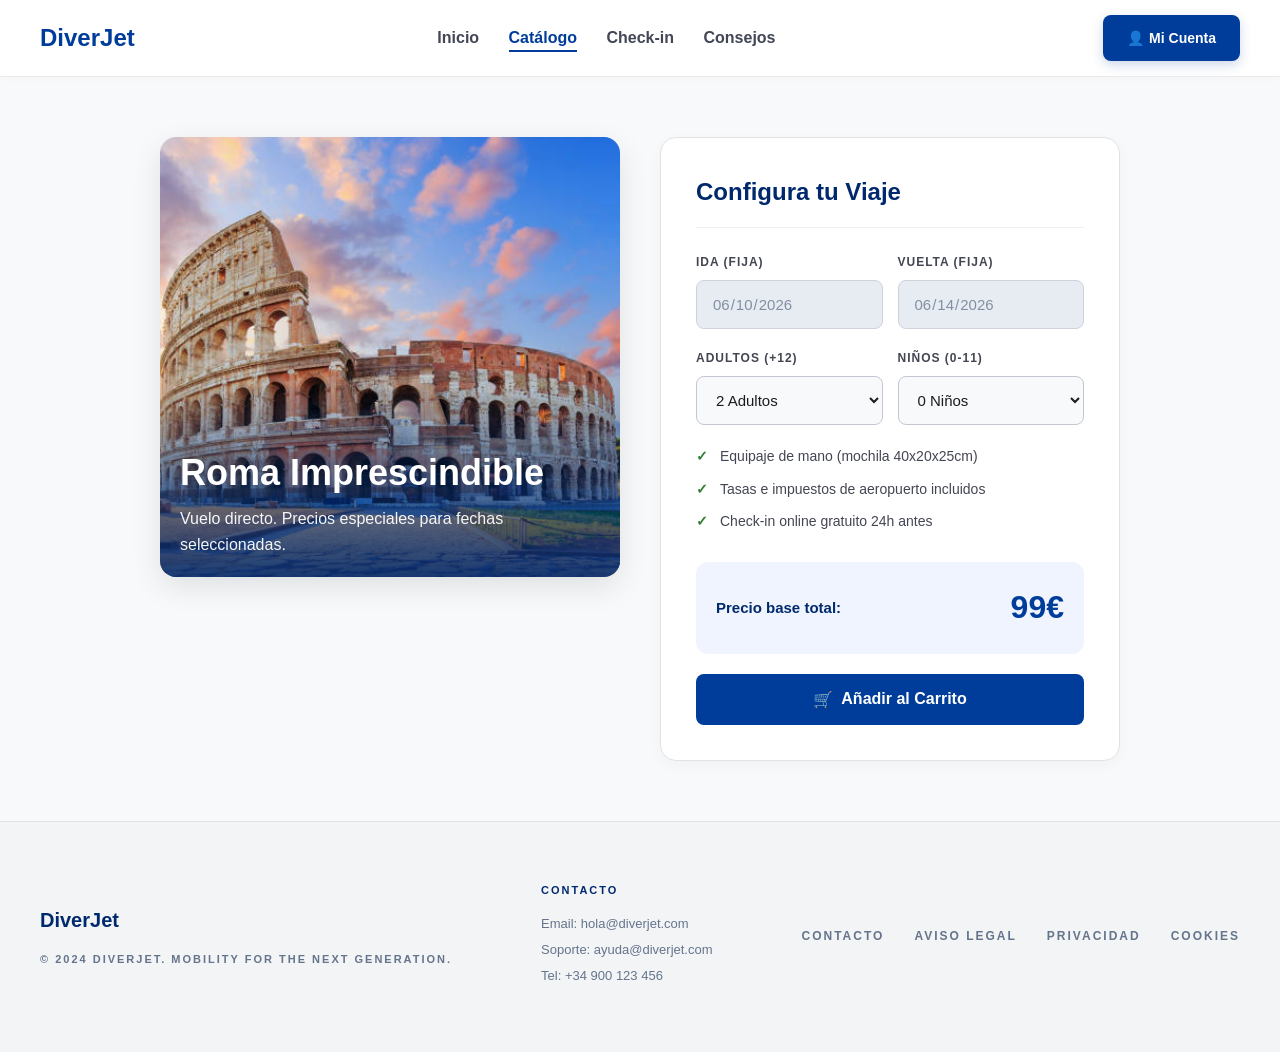
<file: viajes/roma.html>
<!DOCTYPE html>
<html lang="es">

<head>
    <meta charset="utf-8">
    <title>Reserva Roma Imprescindible | DiverJet</title>
    <link rel="stylesheet" href="../css/estilo.css">
    <link rel="stylesheet" href="../css/catalogo.css">
</head>

<body>
    <div class="cima">
        <h2>DiverJet</h2>
        <div class="enlaces">
            <a href="../index.html">Inicio</a>
            <a href="../ofertas.html" class="activo">Catálogo</a>
            <a href="../checkin.html">Check-in</a>
            <a href="../consejos.html">Consejos</a>
        </div>
        <a href="../login.html" class="boton-azul boton-cuenta"><span aria-hidden="true">👤</span> Mi Cuenta</a>
    </div>

    <div class="reserva-viaje-contenedor">
        <div class="reserva-imagen-box">
            <img src="../fotos/roma.jpg" alt="Roma Imprescindible">
            <div class="reserva-destino-tit">
                <h1>Roma Imprescindible</h1>
                <p>Vuelo directo. Precios especiales para fechas seleccionadas.</p>
            </div>
        </div>

        <div class="reserva-form-box">
            <h2>Configura tu Viaje</h2>
            <form action="../perfil.html">
                <div class="form-fila">
                    <div>
                        <label class="r-label">Ida (Fija)</label>
                        <input type="date" class="r-input" value="2026-06-10" readonly>
                    </div>
                    <div>
                        <label class="r-label">Vuelta (Fija)</label>
                        <input type="date" class="r-input" value="2026-06-14" readonly>
                    </div>
                </div>

                <div class="form-fila">
                    <div>
                        <label class="r-label">Adultos (+12)</label>
                        <select class="r-select">
                            <option value="1">1 Adulto</option>
                            <option value="2" selected>2 Adultos</option>
                            <option value="3">3 Adultos</option>
                            <option value="4">4+ Adultos</option>
                        </select>
                    </div>
                    <div>
                        <label class="r-label">Niños (0-11)</label>
                        <select class="r-select">
                            <option value="0">0 Niños</option>
                            <option value="1">1 Niño</option>
                            <option value="2">2 Niños</option>
                        </select>
                    </div>
                </div>

                <ul class="incluye-lista">
                    <li>Equipaje de mano (mochila 40x20x25cm)</li>
                    <li>Tasas e impuestos de aeropuerto incluidos</li>
                    <li>Check-in online gratuito 24h antes</li>
                </ul>

                <div class="precio-total-box">
                    <span class="precio-tit">Precio base total:</span>
                    <span class="precio-val">99€</span>
                </div>

                <button type="submit" class="btn-reservar"><span aria-hidden="true">🛒</span> Añadir al Carrito</button>
            </form>
        </div>
    </div>
    <div class="pie-nuevo">
        <div class="pie-nuevo-contenedor">
            <div class="pie-nuevo-marca">
                <span class="pie-nuevo-logo">DiverJet</span>
                <p>© 2024 DiverJet. Mobility for the Next Generation.</p>
            </div>
            <div class="pie-nuevo-info">
                <h3>Contacto</h3>
                <p>Email: hola@diverjet.com</p>
                <p>Soporte: ayuda@diverjet.com</p>
                <p>Tel: +34 900 123 456</p>
            </div>
            <div class="pie-nuevo-enlaces">
                <a href="#">Contacto</a>
                <a href="#">Aviso Legal</a>
                <a href="#">Privacidad</a>
                <a href="#">Cookies</a>
            </div>
        </div>
    </div>
</body>

</html>
</file>
<file: css/estilo.css>
* {
  box-sizing: border-box;
  margin: 0;
  padding: 0;
}

body {
  font-family: Arial, Helvetica, sans-serif;
  background-color: #f8f9fb;
  color: #191c1e;
  line-height: 1.6;
  display: flex;
  flex-direction: column;
  min-height: 100vh;
}

h1,
h2,
h3,
h4 {
  font-family: Arial, Helvetica, sans-serif;
}

.cima {
  background-color: rgba(255, 255, 255, 0.95);
  padding: 15px 40px;
  display: flex;
  justify-content: space-between;
  align-items: center;
  border-bottom: 1px solid #eaeaea;
  position: sticky;
  top: 0;
  z-index: 100;
  box-shadow: 0 2px 10px rgba(0, 0, 0, 0.02);
}

.cima h2 {
  color: #003d9b;
  font-size: 24px;
  font-weight: 900;
}

.enlaces a {
  text-decoration: none;
  color: #434654;
  font-weight: 600;
  margin-right: 25px;
  transition: color 0.2s;
}

.enlaces a:hover {
  color: #003d9b;
}

.boton-azul {
  background-color: #003d9b;
  color: #ffffff;
  border: none;
  padding: 12px 24px;
  border-radius: 8px;
  font-weight: 600;
  font-size: 14px;
  cursor: pointer;
  transition: all 0.2s ease;
  box-shadow: 0 4px 12px rgba(0, 61, 155, 0.2);
}

.boton-azul:hover {
  background-color: #0052cc;
  transform: translateY(-2px);
  box-shadow: 0 6px 15px rgba(0, 61, 155, 0.3);
}

.boton-secundario {
  display: block;
  width: 100%;
  text-align: center;
  background-color: #f3f4f6;
  color: #003d9b;
  border-radius: 8px;
  padding: 12px;
  text-decoration: none;
  font-weight: 700;
  transition: background-color 0.2s;
}

.boton-secundario:hover {
  background-color: #e5e7eb;
}

.portada {
  position: relative;
  padding: 120px 20px;
  text-align: center;
  background-color: #001848;
  background-image: linear-gradient(rgba(0, 0, 0, 0.3), rgba(0, 0, 0, 0.6)), url('fotos/portada.svg');
  background-size: cover;
  background-position: center;
  color: white;
}

.portada h1 {
  font-size: 64px;
  font-weight: 900;
  margin-bottom: 20px;
  letter-spacing: -1px;
}

.subtitulo {
  font-size: 22px;
  margin-bottom: 40px;
  font-weight: 400;
  opacity: 0.9;
}

.buscador {
  background-color: rgba(255, 255, 255, 0.95);
  padding: 15px;
  border-radius: 12px;
  display: inline-flex;
  gap: 10px;
  flex-wrap: wrap;
  align-items: center;
  box-shadow: 0 10px 30px rgba(0, 0, 0, 0.2);
}

.buscador input {
  padding: 12px 15px;
  border: 1px solid #ddd;
  border-radius: 8px;
  width: 220px;
  font-size: 15px;
  font-family: Arial, Helvetica, sans-serif;
}

.principal {
  max-width: 1200px;
  margin: 80px auto;
  padding: 0 20px;
}

.titulo-seccion {
  font-size: 36px;
  color: #191c1e;
  margin-bottom: 5px;
  font-weight: 900;
}

.subtitulo-seccion {
  color: #737685;
  margin-bottom: 40px;
  font-size: 18px;
}

.contenedor-cajas {
  display: flex;
  flex-wrap: wrap;
  gap: 30px;
  margin-bottom: 80px;
}

.contenedor-cajas > * {
  flex: 0 0 calc(33.333% - 20px);
  max-width: calc(33.333% - 20px);
}

.caja {
  background-color: #ffffff;
  border-radius: 16px;
  overflow: hidden;
  box-shadow: 0 4px 20px rgba(0, 0, 0, 0.05);
  transition: transform 0.3s ease, box-shadow 0.3s ease;
  border: 1px solid #f0f0f0;
  position: relative;
  display: flex;
  flex-direction: column;
}

.caja:hover {
  transform: translateY(-8px);
  box-shadow: 0 15px 30px rgba(0, 0, 0, 0.1);
}

.caja-destacada {
  border: 2px solid #dae2ff;
  box-shadow: 0 10px 25px rgba(0, 61, 155, 0.1);
}

.etiqueta {
  position: absolute;
  top: 15px;
  left: 15px;
  background-color: #003d9b;
  color: white;
  padding: 5px 12px;
  border-radius: 20px;
  font-size: 11px;
  font-weight: 700;
  text-transform: uppercase;
  letter-spacing: 1px;
}

.etiqueta-alerta {
  background-color: #f59e0b;
}

.caja img {
  width: 100%;
  height: 220px;
  object-fit: cover;
}

.precio-tag {
  position: absolute;
  top: 170px;
  right: 15px;
  background-color: #003d9b;
  color: white;
  padding: 8px 16px;
  border-radius: 10px;
  font-size: 24px;
  font-weight: 900;
  font-family: Arial, Helvetica, sans-serif;
  box-shadow: 0 4px 10px rgba(0, 0, 0, 0.3);
}

.caja-cuerpo {
  padding: 25px;
  display: flex;
  flex-direction: column;
  flex-grow: 1;
}

.caja-cuerpo h3 {
  font-size: 22px;
  margin-bottom: 10px;
  color: #191c1e;
}

.caja-cuerpo p {
  color: #434654;
  margin-bottom: 20px;
  font-size: 15px;
  flex-grow: 1;
}

.caja-pequena {
  background-color: #ffffff;
  border-radius: 16px;
  padding: 30px;
  box-shadow: 0 4px 15px rgba(0, 0, 0, 0.03);
  border: 1px solid #f0f0f0;
  transition: transform 0.2s;
}

.caja-pequena:hover {
  transform: translateY(-5px);
}

.caja-pequena h3 {
  color: #003d9b;
  font-size: 20px;
  margin-bottom: 15px;
}

.caja-pequena p {
  color: #737685;
  font-size: 15px;
}

.pie-nuevo {
  width: 100%;
  padding: 60px 30px;
  border-top: 1px solid #e1e2e4;
  background-color: #f2f4f6;
  margin-top: auto;
}

.pie-nuevo-contenedor {
  max-width: 1200px;
  margin: 0 auto;
  display: flex;
  flex-direction: column;
  justify-content: space-between;
  align-items: center;
  gap: 30px;
}

@media (min-width: 768px) {
  .pie-nuevo-contenedor {
    flex-direction: row;
    align-items: center;
  }
}

.pie-nuevo-marca {
  display: flex;
  flex-direction: column;
  align-items: center;
  gap: 15px;
  text-align: center;
}

@media (min-width: 768px) {
  .pie-nuevo-marca {
    align-items: flex-start;
    text-align: left;
  }
}

.pie-nuevo-logo {
  font-size: 20px;
  font-weight: 800;
  color: #00296d;
  font-family: Arial, Helvetica, sans-serif;
}

.pie-nuevo-marca p {
  font-family: Arial, Helvetica, sans-serif;
  font-size: 11px;
  text-transform: uppercase;
  letter-spacing: 2px;
  font-weight: 600;
  color: #64748b;
  margin: 0;
}

.pie-nuevo-enlaces {
  display: flex;
  gap: 30px;
  flex-wrap: wrap;
  justify-content: center;
  font-family: Arial, Helvetica, sans-serif;
  font-size: 12px;
  text-transform: uppercase;
  letter-spacing: 2px;
  font-weight: 600;
}

.pie-nuevo-enlaces a {
  color: #64748b;
  text-decoration: none;
  transition: color 0.2s ease;
}

.pie-nuevo-enlaces a:hover {
  color: #00296d;
}

.pie-nuevo-info {
  display: flex;
  flex-direction: column;
  align-items: center;
  text-align: center;
}

@media (min-width: 768px) {
  .pie-nuevo-info {
    align-items: flex-start;
    text-align: left;
  }
}

.pie-nuevo-info h3 {
  font-size: 11px;
  font-weight: 800;
  color: #00296d;
  text-transform: uppercase;
  letter-spacing: 2px;
  margin-bottom: 15px;
}

.pie-nuevo-info p {
  font-family: Arial, Helvetica, sans-serif;
  font-size: 13px;
  color: #64748b;
  margin-bottom: 5px;
}

.enlaces a.activo {
  color: #003d9b;
  border-bottom: 2px solid #003d9b;
  padding-bottom: 4px;
}

.hero-ofertas {
  position: relative;
  height: 400px;
  background-image: linear-gradient(rgba(0, 41, 109, 0.8), rgba(0, 61, 155, 0.4)), url('fotos/hero-ofertas.svg');
  background-size: cover;
  background-position: center;
  display: flex;
  align-items: center;
  justify-content: center;
  text-align: center;
  color: white;
}

.hero-ofertas-contenido {
  max-width: 800px;
  padding: 0 20px;
}

.etiqueta-exclusiva {
  display: inline-block;
  background-color: rgba(255, 255, 255, 0.2);
  padding: 6px 16px;
  border-radius: 20px;
  font-size: 12px;
  font-weight: 700;
  text-transform: uppercase;
  letter-spacing: 2px;
  margin-bottom: 24px;
  border: 1px solid rgba(255, 255, 255, 0.3);
}

.hero-ofertas h1 {
  font-size: 56px;
  font-weight: 900;
  margin-bottom: 24px;
  line-height: 1.1;
}

.hero-ofertas p {
  font-size: 18px;
  font-weight: 500;
  opacity: 0.9;
}

.barra-filtros-contenedor {
  position: sticky;
  top: 61px;
  z-index: 90;
  background-color: #f2f4f6;
  border-bottom: 1px solid #e1e2e4;
  padding: 24px 40px;
}

.barra-filtros {
  max-width: 1200px;
  margin: 0 auto;
  display: flex;
  gap: 20px;
  flex-wrap: wrap;
  align-items: center;
}

.input-grupo {
  flex: 1;
  min-width: 200px;
  position: relative;
}

.input-grupo label {
  position: absolute;
  top: -8px;
  left: 16px;
  background-color: #f2f4f6;
  padding: 0 4px;
  font-size: 10px;
  font-weight: 700;
  color: #00296d;
  text-transform: uppercase;
  letter-spacing: 1px;
  z-index: 2;
}

.input-caja {
  display: flex;
  align-items: center;
  gap: 12px;
  background-color: #ffffff;
  border: 1px solid #c4c6d4;
  border-radius: 12px;
  padding: 12px 16px;
  position: relative;
}

.input-caja .material-symbols-outlined {
  color: #00296d;
  font-size: 20px;
}

.input-caja select,
.input-caja input {
  border: none;
  outline: none;
  background: transparent;
  font-family: Arial, Helvetica, sans-serif;
  font-size: 14px;
  font-weight: 600;
  color: #191c1e;
  width: 100%;
}

.texto-valor {
  font-size: 14px;
  font-weight: 600;
}

.boton-buscar {
  background-color: #00296d;
  color: white;
  border: none;
  padding: 14px 32px;
  border-radius: 12px;
  font-weight: 700;
  font-size: 15px;
  cursor: pointer;
  display: flex;
  align-items: center;
  gap: 8px;
  transition: all 0.2s;
  box-shadow: 0 4px 15px rgba(0, 41, 109, 0.2);
}

.boton-buscar:hover {
  background-color: #003d9b;
  transform: translateY(-2px);
}

.cuatro-columnas > * {
  flex: 0 0 calc(25% - 22.5px);
  max-width: calc(25% - 22.5px);
}

.glass-precio {
  background: rgba(0, 61, 155, 0.9) !important;
  display: flex;
  flex-direction: column;
  align-items: center;
  line-height: 1;
  padding: 8px 16px;
  top: 155px !important;
  bottom: auto !important;
  box-shadow: 0 4px 15px rgba(0, 0, 0, 0.2);
}

.glass-precio span {
  font-size: 11px;
  font-weight: 700;
  opacity: 0.9;
  margin-bottom: 2px;
  text-transform: uppercase;
  letter-spacing: 0.5px;
}

.z-10 {
  z-index: 10;
}

.relative {
  position: relative;
}

.caja-pie {
  display: flex;
  justify-content: space-between;
  align-items: center;
  margin-top: 15px;
  padding-top: 15px;
  border-top: 1px solid #f0f0f0;
}

.caja-pie span {
  font-size: 10px;
  font-weight: 700;
  color: #747783;
  text-transform: uppercase;
  letter-spacing: 1px;
}

.caja-pie a {
  color: #00296d;
  text-decoration: none;
  font-weight: 700;
  font-size: 14px;
  display: flex;
  align-items: center;
}

.caja-pie a:hover {
  text-decoration: underline;
}

/* BOLETÍN / NEWSLETTER */
.boletin {
  background-color: #f2f4f6;
  padding: 80px 20px;
  text-align: center;
}

.boletin-contenido {
  max-width: 800px;
  margin: 0 auto;
}

.boletin h2 {
  font-size: 32px;
  font-weight: 900;
  color: #191c1e;
  margin-bottom: 16px;
}

.boletin p {
  color: #434652;
  margin-bottom: 40px;
  font-size: 16px;
}

.boletin-form {
  display: flex;
  gap: 16px;
  max-width: 600px;
  margin: 0 auto;
}

@media (max-width: 600px) {
  .boletin-form {
    flex-direction: column;
  }
}

.boletin-form input {
  flex: 1;
  padding: 16px 24px;
  border: 1px solid #c4c6d4;
  border-radius: 12px;
  outline: none;
  font-family: Arial, Helvetica, sans-serif;
  font-size: 16px;
}

.boletin-form input:focus {
  border-color: #003d9b;
  box-shadow: 0 0 0 2px rgba(0, 61, 155, 0.2);
}

.boletin-form button {
  border-radius: 12px;
  padding: 16px 32px;
}

.contenedor-reserva {
  display: flex;
  flex-wrap: wrap;
  gap: 40px;
  margin-top: 40px;
}

.reserva-info {
  flex: 1;
  min-width: 300px;
}

.reserva-info img {
  width: 100%;
  height: 300px;
  object-fit: cover;
  border-radius: 16px;
  margin-bottom: 20px;
  box-shadow: 0 4px 15px rgba(0, 0, 0, 0.1);
}

.reserva-info h2 {
  font-size: 32px;
  color: #00296d;
  margin-bottom: 10px;
}

.reserva-info p {
  color: #434652;
  margin-bottom: 20px;
  line-height: 1.6;
}

.reserva-form {
  flex: 1;
  min-width: 300px;
  background-color: white;
  padding: 40px;
  border-radius: 16px;
  box-shadow: 0 10px 30px rgba(0, 0, 0, 0.05);
  border: 1px solid #e1e2e4;
}

.formulario-grupo {
  margin-bottom: 20px;
}

.formulario-grupo label {
  display: block;
  font-weight: 700;
  margin-bottom: 8px;
  font-size: 14px;
  color: #434652;
}

.formulario-grupo input,
.formulario-grupo select {
  width: 100%;
  padding: 12px 16px;
  border: 1px solid #c4c6d4;
  border-radius: 8px;
  font-family: Arial, Helvetica, sans-serif;
  outline: none;
  font-size: 15px;
}

.formulario-grupo input:focus,
.formulario-grupo select:focus {
  border-color: #003d9b;
  box-shadow: 0 0 0 2px rgba(0, 61, 155, 0.2);
}

.reserva-total {
  font-size: 20px;
  font-weight: 900;
  color: #191c1e;
  margin: 30px 0 20px;
  border-top: 1px solid #e1e2e4;
  padding-top: 20px;
  display: flex;
  justify-content: space-between;
}

.reserva-total span:last-child {
  color: #00296d;
  font-size: 28px;
}


.boton-cuenta {
  display: flex !important;
  align-items: center;
  gap: 5px;
  text-decoration: none;
  width: fit-content;
}


.principal-estrecho {
  max-width: 500px;
  margin: 80px auto;
}

.titulo-form {
  text-align: center;
  margin-bottom: 30px;
  font-size: 28px;
  color: #00296d;
}

.olvido-pass-contenedor {
  text-align: right;
  margin-top: -10px;
  margin-bottom: 20px;
}

.link-olvido {
  color: #003d9b;
  font-size: 12px;
  font-weight: 700;
  text-decoration: none;
}

.boton-azul-ancho {
  width: 100%;
  padding: 16px;
  font-size: 16px;
  margin-top: 15px;
  box-sizing: border-box;
  display: block;
  text-align: center;
}

.texto-pie-form {
  text-align: center;
  margin-top: 25px;
  font-size: 14px;
  color: #434652;
}

.link-destacado {
  color: #003d9b;
  font-weight: bold;
  text-decoration: underline;
}

.w-100-block {
  display: block;
  width: 100%;
  text-align: center;
  text-decoration: none;
  box-sizing: border-box;
}

.mt-40 {
  margin-top: 40px;
}

.mb-40 {
  margin-bottom: 40px;
}

.mt-20 {
  margin-top: 20px;
}

.icono-grande {
  font-size: 28px;
  margin-bottom: 15px;
}
</file>
<file: css/checkin.css>
.checkin-wrapper {
    margin: 50px auto;
    padding: 20px;
    max-width: 800px;
}

.checkin-card {
    background-color: #ffffff;
    border: 1px solid #e0e0e0;
    border-radius: 8px;
    padding: 40px;
    box-shadow: 0 4px 12px rgba(0, 0, 0, 0.1);
    
    display: flex;
    flex-direction: column;
    align-items: center;
}

.checkin-header {
    text-align: center;
    margin-bottom: 30px;
}

.checkin-header h2 {
    color: #333333;
    font-size: 28px;
    margin-bottom: 5px;
}

.checkin-header p {
    color: #666666;
    font-size: 16px;
    margin-top: 0;
}

.checkin-form {
    width: 100%;
    max-width: 400px;
}

.checkin-input-group {
    margin-bottom: 20px;
}

.checkin-input-group label {
    display: block;
    color: #444444;
    font-weight: bold;
    margin-bottom: 8px;
}

.input-icon-wrapper {
    align-items: center;
    border: 2px solid #cccccc;
    border-radius: 6px;
    padding: 8px 12px;
    background-color: #f9f9f9;
}

.input-icon-wrapper:focus-within {
    border-color: #007bff;
    background-color: #ffffff;
}

.input-icon-wrapper .icon {
    margin-right: 10px;
    font-size: 20px;
}

.input-icon-wrapper input {
    border: none;
    background: transparent;
    width: 100%;
    font-size: 16px;
    padding: 5px 0;
    outline: none;
}

.checkin-btn-submit {
    width: 100%;
    background-color: #007bff;
    color: white;
    border: none;
    padding: 15px;
    font-size: 18px;
    font-weight: bold;
    border-radius: 6px;
    cursor: pointer;
    margin-top: 10px;
}

.checkin-btn-submit:hover {
    background-color: #0056b3;
}

.checkin-info {
    background-color: #e6f2ff;
    border: 1px solid #b3d7ff;
    padding: 15px;
    border-radius: 6px;
    margin-bottom: 25px;
    width: 100%;
    max-width: 400px;
    box-sizing: border-box;
}

.checkin-info strong {
    color: #0056b3;
    font-size: 15px;
    display: block;
    margin-bottom: 8px;
}

.checkin-info ul {
    margin: 0;
    padding-left: 20px;
}

.checkin-info li {
    font-size: 14px;
    color: #333333;
    margin-bottom: 4px;
}
</file>
<file: css/catalogo.css>
.reserva-viaje-contenedor {
    max-width: 1000px;
    margin: 60px auto;
    padding: 0 20px;
    display: flex;
    flex-wrap: wrap;
    align-items: flex-start;
    gap: 40px;
}

.reserva-viaje-contenedor > * {
    flex: 0 0 calc(50% - 20px);
    max-width: calc(50% - 20px);
}

@media (max-width: 768px) {
    .reserva-viaje-contenedor > * {
        flex: 0 0 100%;
        max-width: 100%;
    }
}

.reserva-imagen-box {
    border-radius: 16px;
    overflow: hidden;
    position: relative;
    box-shadow: 0 10px 30px rgba(0, 0, 0, 0.1);
}

.reserva-imagen-box img {
    width: 100%;
    height: 100%;
    object-fit: cover;
    min-height: 440px;
    display: block;
}

.reserva-destino-tit {
    position: absolute;
    bottom: 0;
    left: 0;
    width: 100%;
    padding: 60px 20px 20px;
    background: linear-gradient(transparent, rgba(0, 41, 109, 0.9));
    color: white;
}

.reserva-destino-tit h1 {
    font-size: 36px;
    margin-bottom: 5px;
}

.reserva-destino-tit p {
    font-size: 16px;
    opacity: 0.95;
    font-weight: 500;
}

.reserva-form-box {
    background-color: white;
    padding: 35px;
    border-radius: 16px;
    border: 1px solid #e1e2e4;
    box-shadow: 0 4px 15px rgba(0, 0, 0, 0.03);
}

.reserva-form-box h2 {
    color: #00296d;
    font-size: 24px;
    margin-bottom: 25px;
    border-bottom: 1px solid #f0f0f0;
    padding-bottom: 15px;
}

.form-fila {
    display: flex;
    gap: 15px;
    margin-bottom: 20px;
}

.form-fila>div {
    flex: 1;
}

.r-label {
    display: block;
    font-size: 12px;
    font-weight: 700;
    color: #434652;
    margin-bottom: 8px;
    text-transform: uppercase;
    letter-spacing: 1px;
}

.r-input,
.r-select {
    width: 100%;
    padding: 14px 15px;
    border: 1px solid #c4c6d4;
    border-radius: 8px;
    font-family: inherit;
    font-size: 15px;
    background-color: #f8f9fb;
    color: #191c1e;
}

.r-input[readonly] {
    background-color: #e2e8f0;
    color: #64748b;
    cursor: not-allowed;
    opacity: 0.8;
}

.r-input:focus,
.r-select:focus {
    outline: none;
    border-color: #003d9b;
    background-color: white;
    box-shadow: 0 0 0 2px rgba(0, 61, 155, 0.1);
}

.incluye-lista {
    list-style: none;
    margin: 20px 0;
    padding: 0;
}

.incluye-lista li {
    padding-left: 24px;
    position: relative;
    margin-bottom: 10px;
    color: #434652;
    font-size: 14px;
}

.incluye-lista li::before {
    content: "✓";
    position: absolute;
    left: 0;
    color: #2e7d32;
    font-weight: bold;
}

.precio-total-box {
    margin: 30px 0 20px;
    padding: 20px;
    background-color: #f0f4ff;
    border-radius: 12px;
    display: flex;
    justify-content: space-between;
    align-items: center;
}

.precio-tit {
    font-weight: 700;
    color: #00296d;
    font-size: 15px;
}

.precio-val {
    font-size: 32px;
    font-weight: 900;
    color: #003d9b;
}

.btn-reservar {
    width: 100%;
    background-color: #003d9b;
    color: white;
    border: none;
    padding: 16px;
    border-radius: 8px;
    font-size: 16px;
    font-weight: 700;
    cursor: pointer;
    transition: all 0.2s;
    display: flex;
    justify-content: center;
    align-items: center;
    gap: 8px;
    text-decoration: none;
}

.btn-reservar:hover {
    background-color: #00296d;
    transform: translateY(-2px);
    box-shadow: 0 6px 15px rgba(0, 41, 109, 0.2);
}
</file>
